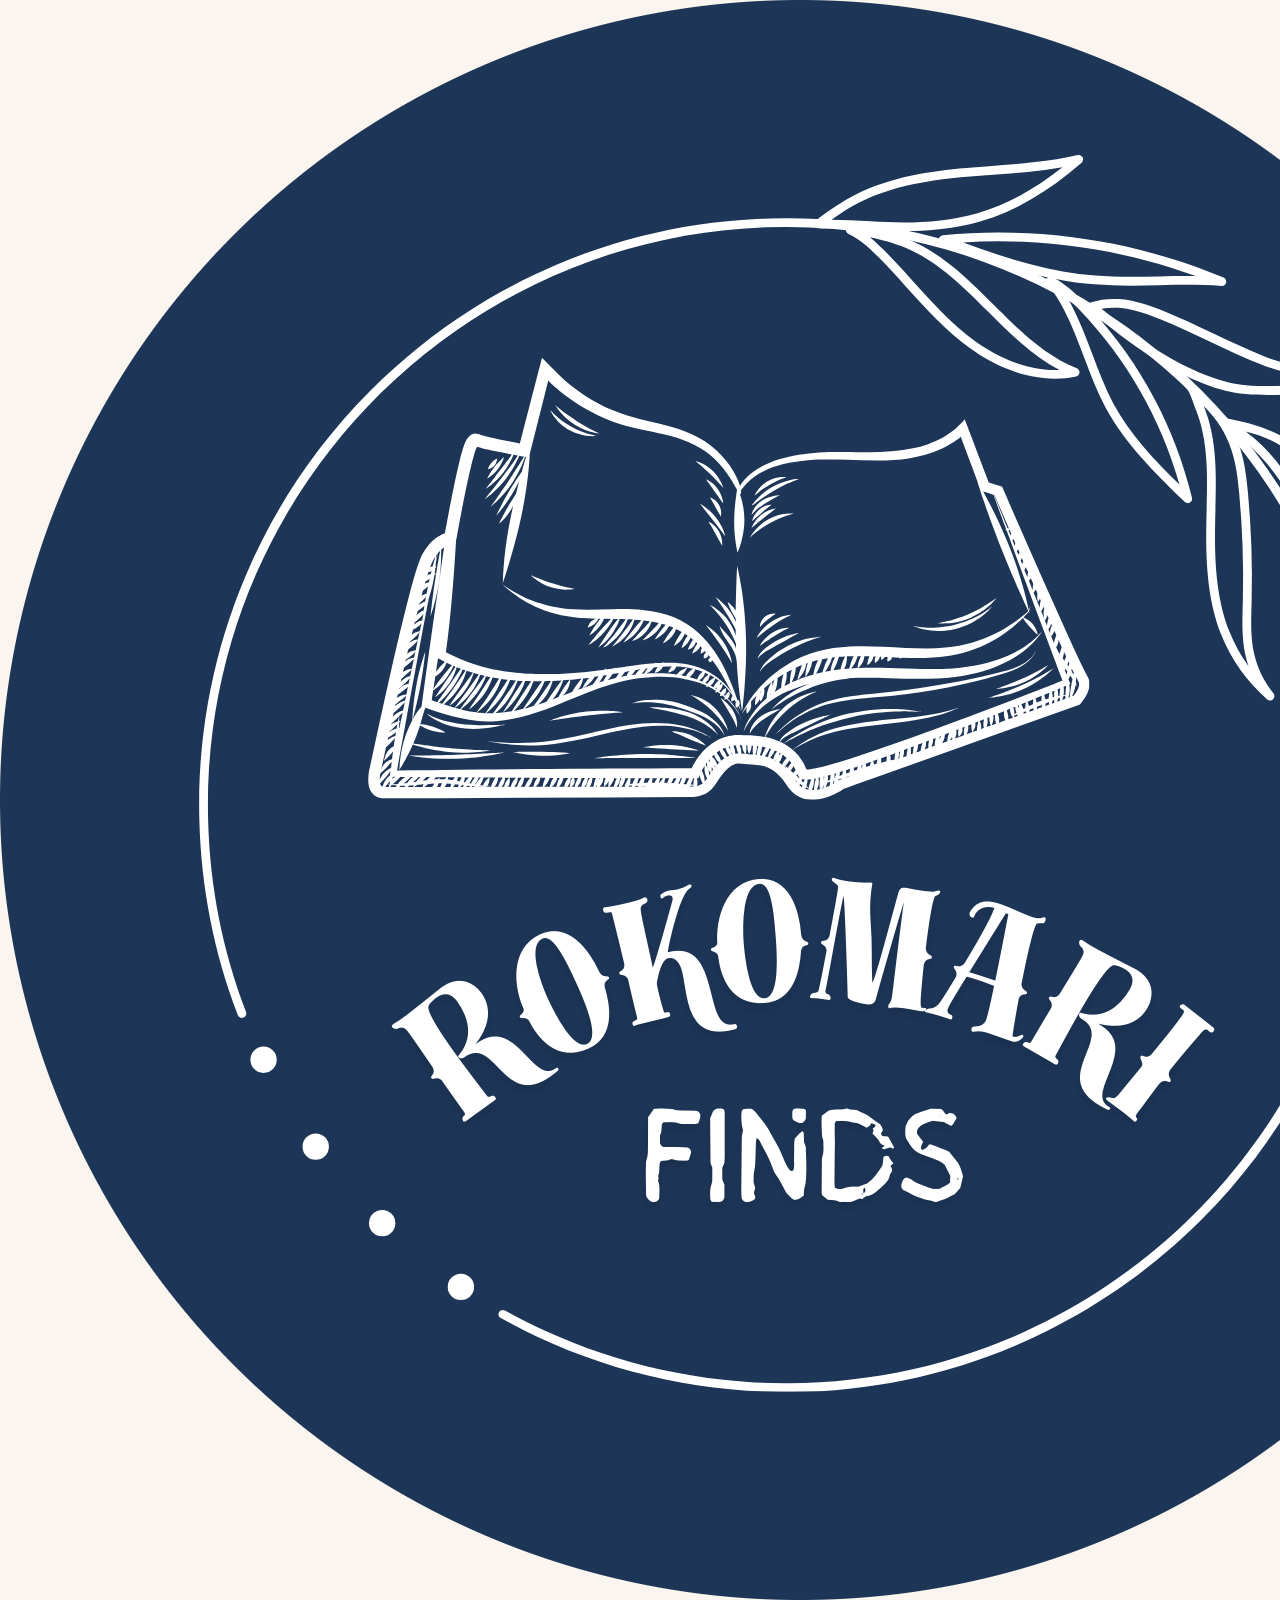
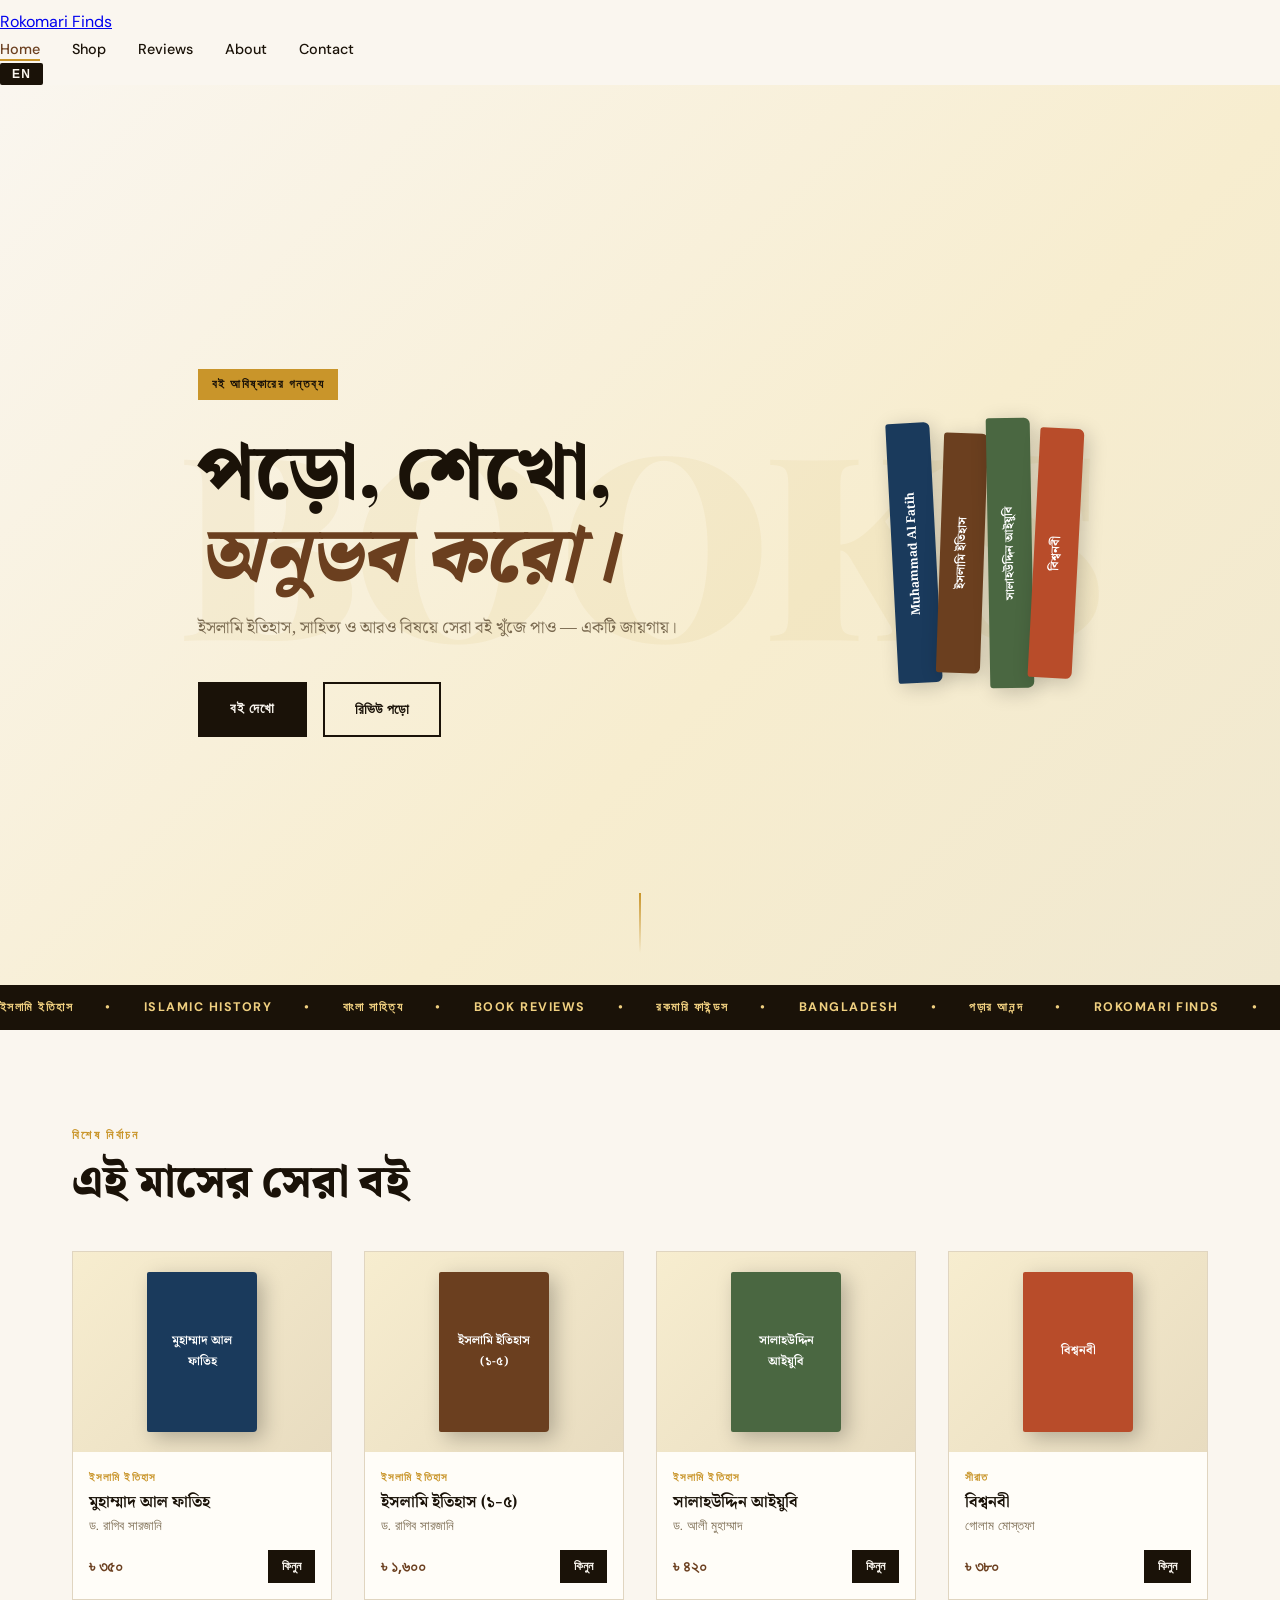
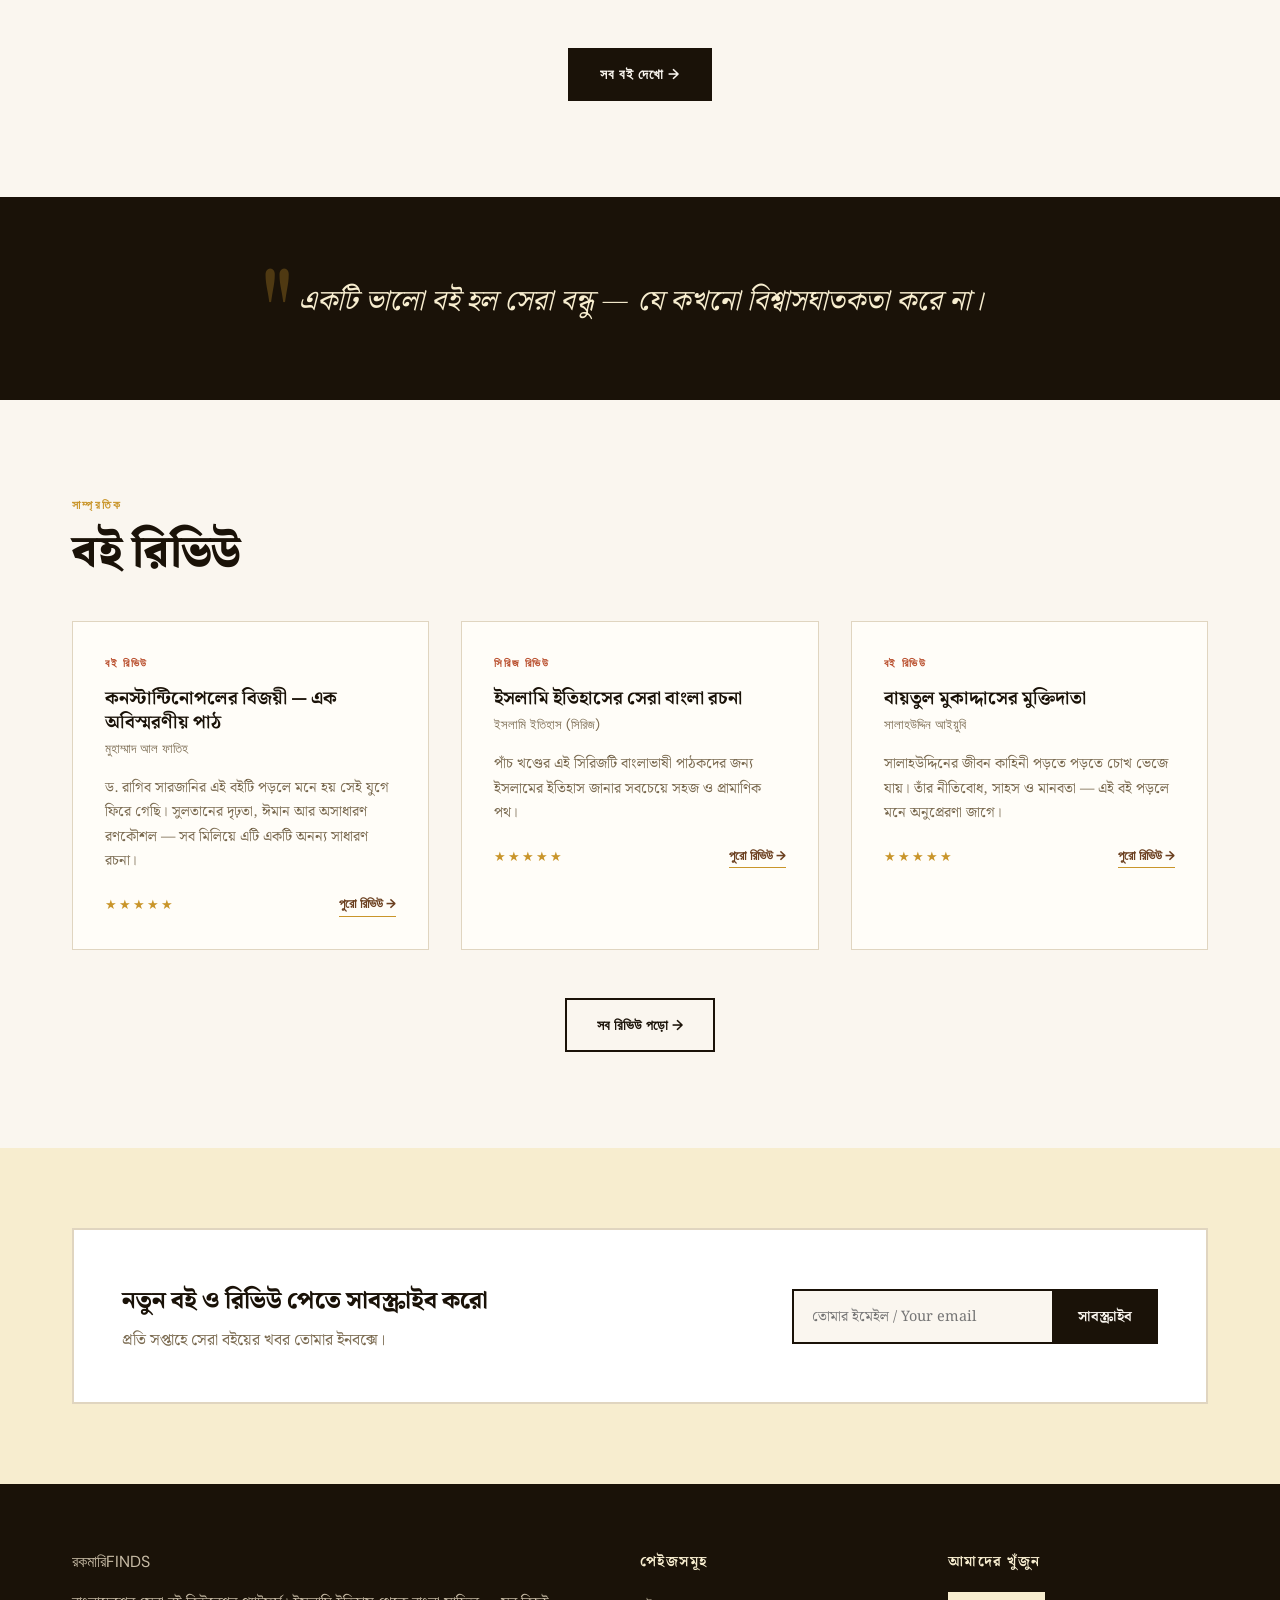
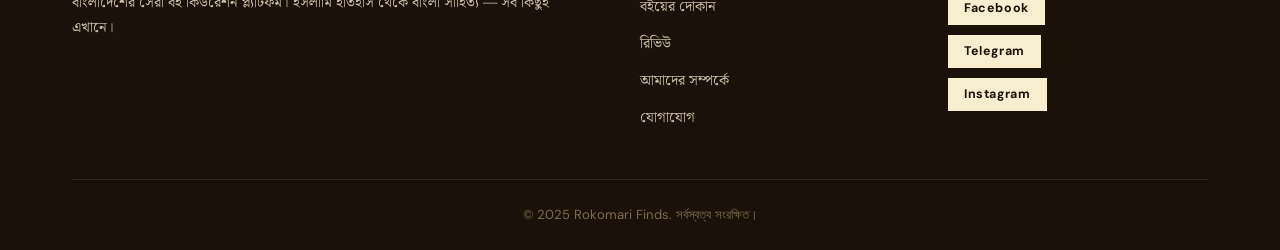
<file: index.html>
<!DOCTYPE html>
<html lang="bn">
<head>
  <meta charset="UTF-8" />
  <meta name="viewport" content="width=device-width, initial-scale=1.0"/>
  <title>Rokomari Finds — বইয়ের জগতে স্বাগতম</title>
  <link rel="preconnect" href="https://fonts.googleapis.com">
  <link href="https://fonts.googleapis.com/css2?family=Playfair+Display:ital,wght@0,400;0,700;0,900;1,400&family=Noto+Serif+Bengali:wght@400;600;700&family=DM+Sans:wght@300;400;500&display=swap" rel="stylesheet">
  <link rel="stylesheet" href="style.css">
</head>
<body>

<!-- NAV -->
<a href="index.html" class="brand-link">
    <img src="logo.png" alt="Rokomari Finds Logo" class="brand-logo">
    <span class="brand-name">Rokomari Finds</span>
</a>
    <ul class="nav-links" id="navLinks">
      <li><a href="index.html" class="active">Home</a></li>
      <li><a href="shop.html">Shop</a></li>
      <li><a href="blog.html">Reviews</a></li>
      <li><a href="about.html">About</a></li>
      <li><a href="contact.html">Contact</a></li>
    </ul>
    <div class="nav-right">
      <button class="lang-toggle" id="langToggle" onclick="toggleLang()">EN</button>
      <button class="hamburger" id="hamburger" onclick="toggleMenu()">&#9776;</button>
    </div>
  </div>
</nav>

<!-- HERO -->
<section class="hero">
  <div class="hero-bg-text">BOOKS</div>
  <div class="hero-content">
    <p class="hero-tag" data-bn="বই আবিষ্কারের গন্তব্য" data-en="Your Destination for Book Discovery">বই আবিষ্কারের গন্তব্য</p>
    <h1 class="hero-title">
      <span class="line1" data-bn="পড়ো, শেখো," data-en="Read, Learn,">পড়ো, শেখো,</span>
      <span class="line2 italic-serif" data-bn="অনুভব করো।" data-en="Feel Deeply.">অনুভব করো।</span>
    </h1>
    <p class="hero-sub" data-bn="ইসলামি ইতিহাস, সাহিত্য ও আরও বিষয়ে সেরা বই খুঁজে পাও — একটি জায়গায়।" data-en="Discover the finest books on Islamic history, literature and beyond — all in one place.">ইসলামি ইতিহাস, সাহিত্য ও আরও বিষয়ে সেরা বই খুঁজে পাও — একটি জায়গায়।</p>
    <div class="hero-cta">
      <a href="shop.html" class="btn-primary" data-bn="বই দেখো" data-en="Browse Books">বই দেখো</a>
      <a href="blog.html" class="btn-ghost" data-bn="রিভিউ পড়ো" data-en="Read Reviews">রিভিউ পড়ো</a>
    </div>
  </div>
  <div class="hero-visual">
    <div class="book-stack">
      <div class="book b1"><span>Muhammad Al Fatih</span></div>
      <div class="book b2"><span>ইসলামি ইতিহাস</span></div>
      <div class="book b3"><span>সালাহউদ্দিন আইয়ুবি</span></div>
      <div class="book b4"><span>বিশ্বনবী</span></div>
    </div>
  </div>
  <div class="hero-scroll">
    <span></span>
  </div>
</section>

<!-- MARQUEE -->
<div class="marquee-bar">
  <div class="marquee-track">
    <span>ইসলামি ইতিহাস</span><span>•</span>
    <span>Islamic History</span><span>•</span>
    <span>বাংলা সাহিত্য</span><span>•</span>
    <span>Book Reviews</span><span>•</span>
    <span>রকমারি ফাইন্ডস</span><span>•</span>
    <span>Bangladesh</span><span>•</span>
    <span>পড়ার আনন্দ</span><span>•</span>
    <span>Rokomari Finds</span><span>•</span>
    <span>ইসলামি ইতিহাস</span><span>•</span>
    <span>Islamic History</span><span>•</span>
    <span>বাংলা সাহিত্য</span><span>•</span>
    <span>Book Reviews</span><span>•</span>
    <span>রকমারি ফাইন্ডস</span><span>•</span>
    <span>Bangladesh</span><span>•</span>
    <span>পড়ার আনন্দ</span><span>•</span>
    <span>Rokomari Finds</span><span>•</span>
  </div>
</div>

<!-- FEATURED BOOKS -->
<section class="section featured" id="featured">
  <div class="container">
    <div class="section-head">
      <span class="section-label" data-bn="বিশেষ নির্বাচন" data-en="Featured Selection">বিশেষ নির্বাচন</span>
      <h2 data-bn="এই মাসের সেরা বই" data-en="Top Books This Month">এই মাসের সেরা বই</h2>
    </div>
    <div class="books-grid" id="booksGrid">
      <!-- Populated by JS -->
    </div>
    <div class="center-cta">
      <a href="shop.html" class="btn-primary" data-bn="সব বই দেখো →" data-en="See All Books →">সব বই দেখো →</a>
    </div>
  </div>
</section>

<!-- BANNER / QUOTE -->
<section class="quote-band">
  <div class="container">
    <blockquote>
      <span class="quote-mark">"</span>
      <p data-bn="একটি ভালো বই হল সেরা বন্ধু — যে কখনো বিশ্বাসঘাতকতা করে না।" data-en="A good book is the best companion — one that never betrays you.">একটি ভালো বই হল সেরা বন্ধু — যে কখনো বিশ্বাসঘাতকতা করে না।</p>
    </blockquote>
  </div>
</section>

<!-- LATEST REVIEWS -->
<section class="section reviews-section">
  <div class="container">
    <div class="section-head">
      <span class="section-label" data-bn="সাম্প্রতিক" data-en="Recent">সাম্প্রতিক</span>
      <h2 data-bn="বই রিভিউ" data-en="Book Reviews">বই রিভিউ</h2>
    </div>
    <div class="reviews-grid" id="reviewsGrid">
      <!-- Populated by JS -->
    </div>
    <div class="center-cta">
      <a href="blog.html" class="btn-ghost" data-bn="সব রিভিউ পড়ো →" data-en="All Reviews →">সব রিভিউ পড়ো →</a>
    </div>
  </div>
</section>

<!-- NEWSLETTER -->
<section class="newsletter-section">
  <div class="container">
    <div class="newsletter-card">
      <div class="nl-text">
        <h3 data-bn="নতুন বই ও রিভিউ পেতে সাবস্ক্রাইব করো" data-en="Subscribe for New Books & Reviews">নতুন বই ও রিভিউ পেতে সাবস্ক্রাইব করো</h3>
        <p data-bn="প্রতি সপ্তাহে সেরা বইয়ের খবর তোমার ইনবক্সে।" data-en="Get the best book picks in your inbox every week.">প্রতি সপ্তাহে সেরা বইয়ের খবর তোমার ইনবক্সে।</p>
      </div>
      <div class="nl-form">
        <input type="email" placeholder="তোমার ইমেইল / Your email" id="nlEmail">
        <button onclick="subscribeNL()" data-bn="সাবস্ক্রাইব" data-en="Subscribe">সাবস্ক্রাইব</button>
      </div>
    </div>
  </div>
</section>

<!-- FOOTER -->
<footer class="footer">
  <div class="container">
    <div class="footer-top">
      <div class="footer-brand">
        <div class="logo"><span class="logo-bn">রকমারি</span><span class="logo-en">FINDS</span></div>
        <p data-bn="বাংলাদেশের সেরা বই কিউরেশন প্ল্যাটফর্ম। ইসলামি ইতিহাস থেকে বাংলা সাহিত্য — সব কিছুই এখানে।" data-en="Bangladesh's finest book curation platform. From Islamic history to Bengali literature — it's all here.">বাংলাদেশের সেরা বই কিউরেশন প্ল্যাটফর্ম।</p>
      </div>
      <div class="footer-links">
        <h4 data-bn="পেইজসমূহ" data-en="Pages">পেইজসমূহ</h4>
        <ul>
          <li><a href="shop.html" data-bn="বইয়ের দোকান" data-en="Shop">বইয়ের দোকান</a></li>
          <li><a href="blog.html" data-bn="রিভিউ" data-en="Reviews">রিভিউ</a></li>
          <li><a href="about.html" data-bn="আমাদের সম্পর্কে" data-en="About Us">আমাদের সম্পর্কে</a></li>
          <li><a href="contact.html" data-bn="যোগাযোগ" data-en="Contact">যোগাযোগ</a></li>
        </ul>
      </div>
      <div class="footer-social">
        <h4 data-bn="আমাদের খুঁজুন" data-en="Find Us">আমাদের খুঁজুন</h4>
        <div class="social-links">
          <a href="#" class="social-btn">Facebook</a>
          <a href="#" class="social-btn">Telegram</a>
          <a href="#" class="social-btn">Instagram</a>
        </div>
      </div>
    </div>
    <div class="footer-bottom">
      <p>© 2025 Rokomari Finds. <span data-bn="সর্বস্বত্ব সংরক্ষিত।" data-en="All rights reserved.">সর্বস্বত্ব সংরক্ষিত।</span></p>
    </div>
  </div>
</footer>

<script src="data.js"></script>
<script src="main.js"></script>
</body>
</html>
</file>
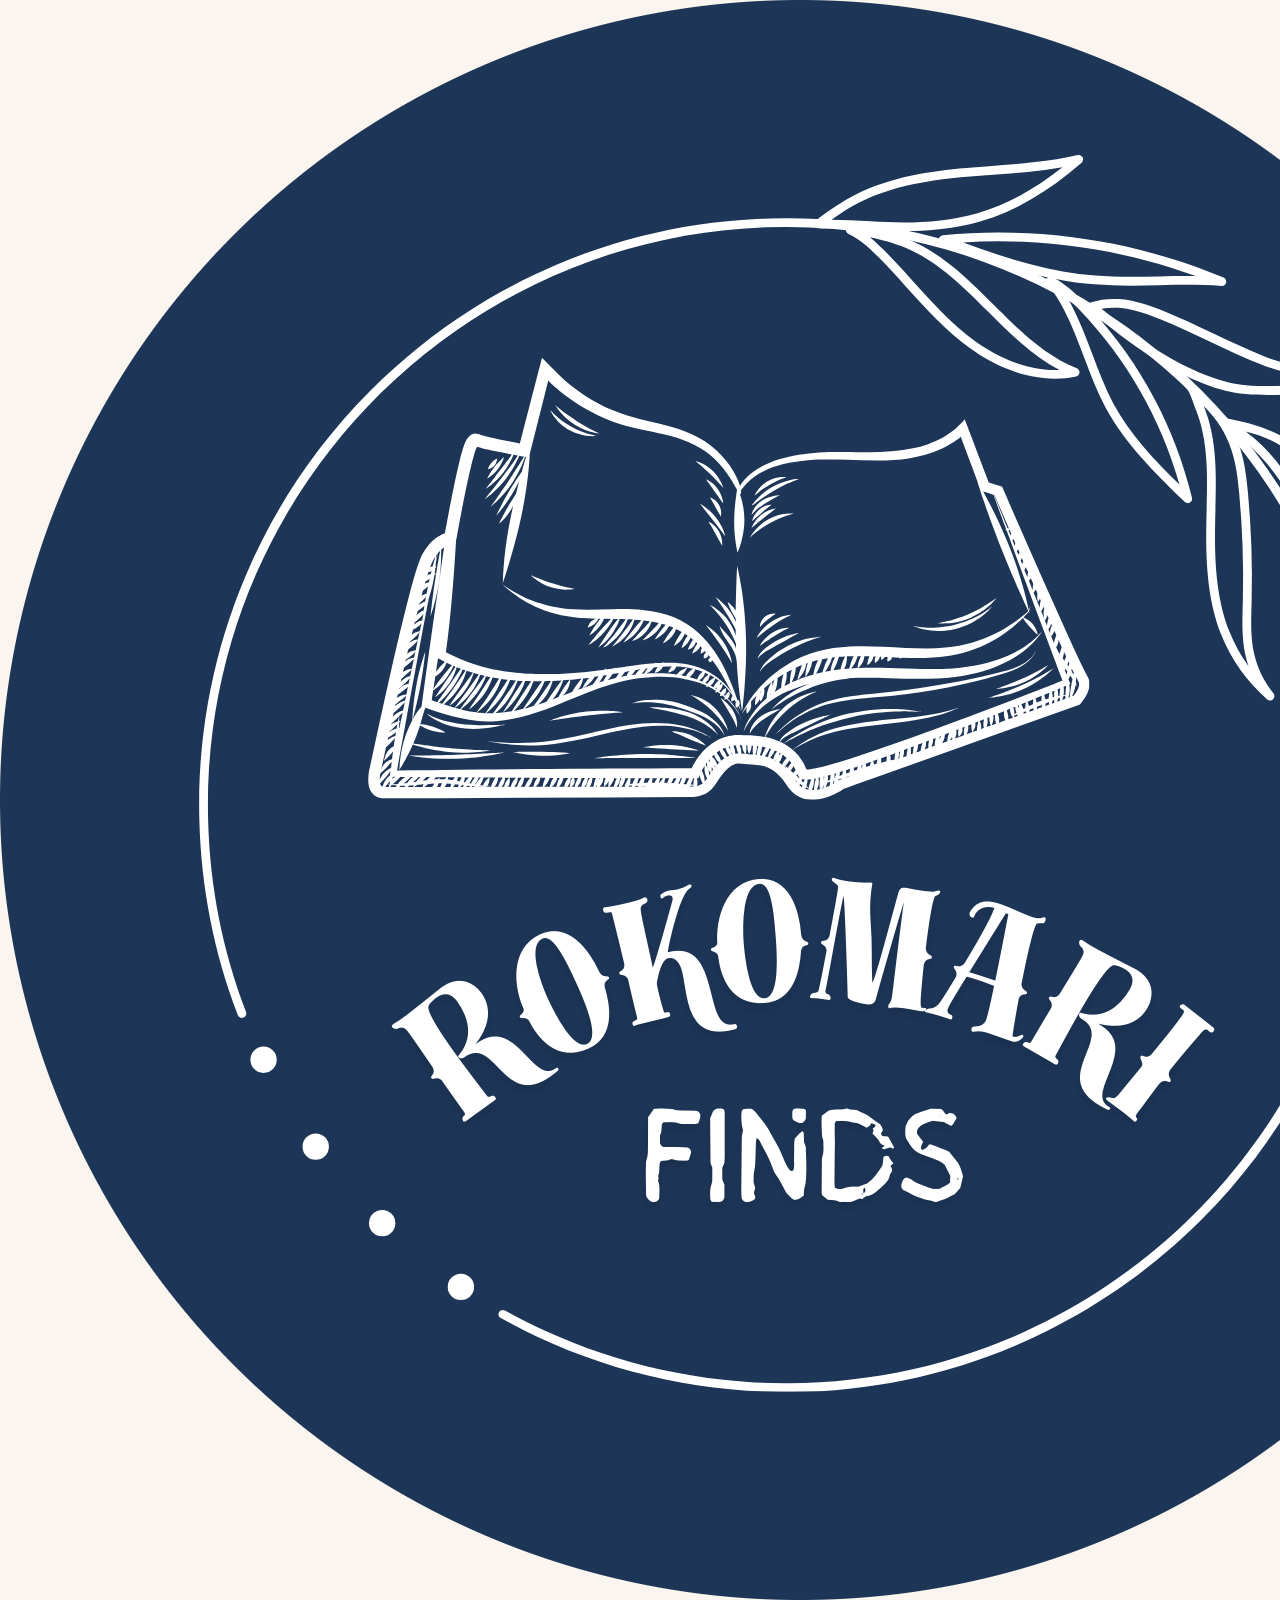
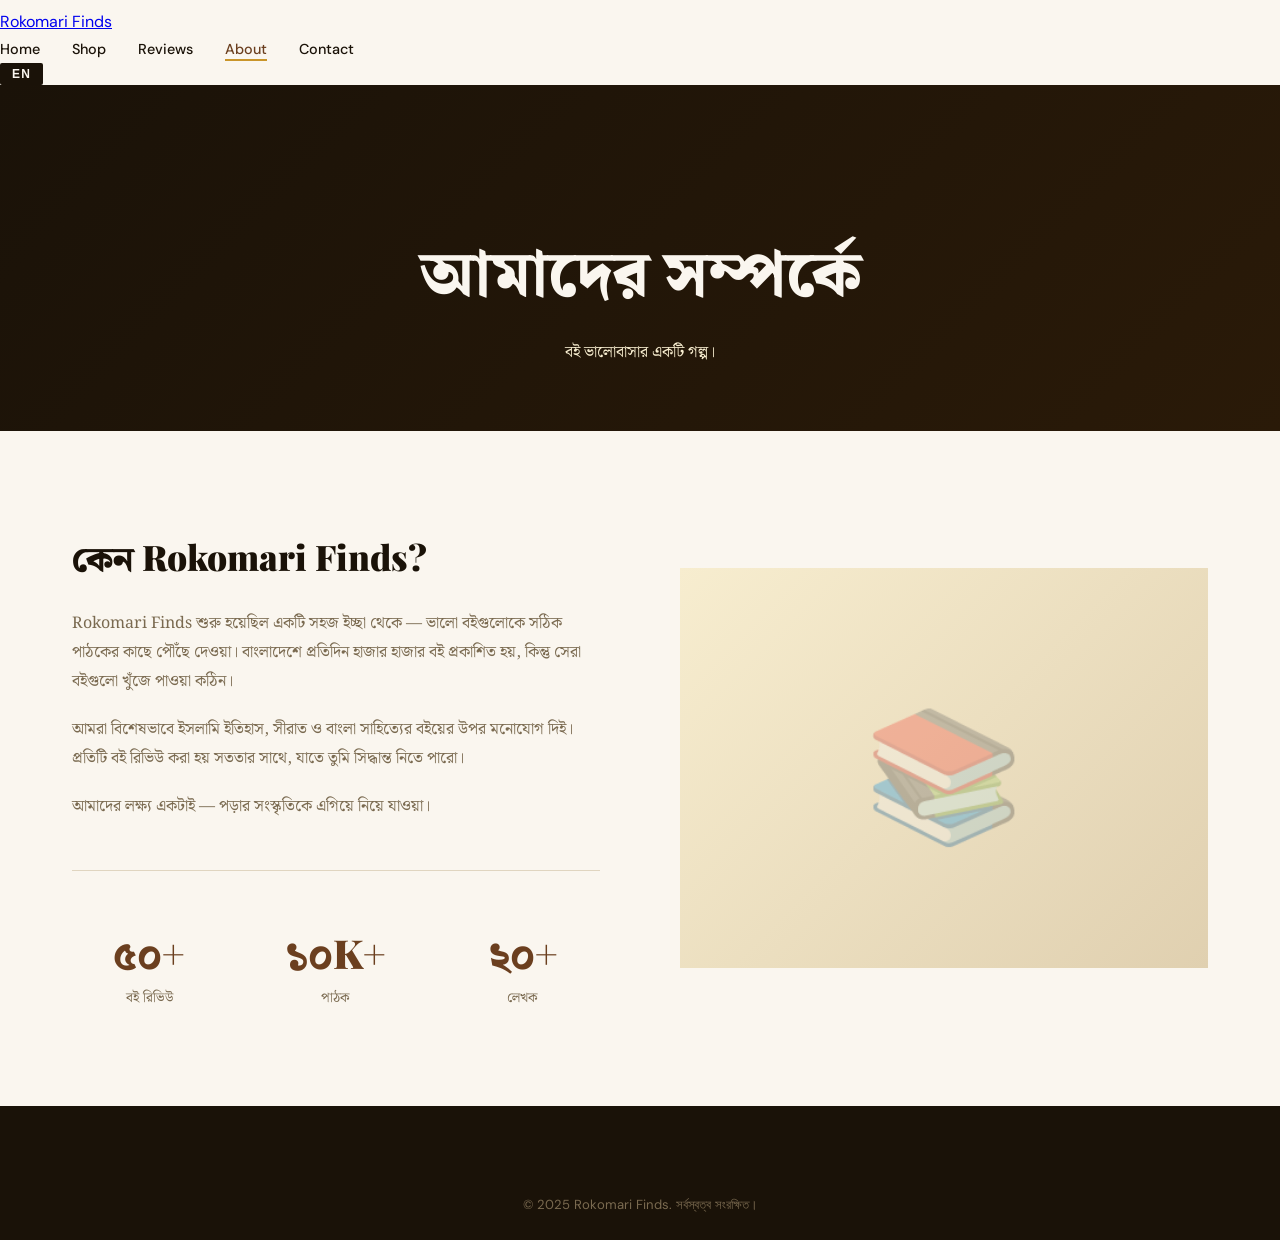
<file: about.html>
<!DOCTYPE html>
<html lang="bn">
<head>
  <meta charset="UTF-8"/>
  <meta name="viewport" content="width=device-width, initial-scale=1.0"/>
  <title>About — Rokomari Finds</title>
  <link rel="preconnect" href="https://fonts.googleapis.com">
  <link href="https://fonts.googleapis.com/css2?family=Playfair+Display:ital,wght@0,400;0,700;0,900;1,400&family=Noto+Serif+Bengali:wght@400;600;700&family=DM+Sans:wght@300;400;500&display=swap" rel="stylesheet">
  <link rel="stylesheet" href="style.css">
</head>
<body>

<a href="index.html" class="brand-link">
    <img src="logo.png" alt="Rokomari Finds Logo" class="brand-logo">
    <span class="brand-name">Rokomari Finds</span>
</a>
    <ul class="nav-links" id="navLinks">
      <li><a href="index.html">Home</a></li>
      <li><a href="shop.html">Shop</a></li>
      <li><a href="blog.html">Reviews</a></li>
      <li><a href="about.html" class="active">About</a></li>
      <li><a href="contact.html">Contact</a></li>
    </ul>
    <div class="nav-right">
      <button class="lang-toggle" id="langToggle" onclick="toggleLang()">EN</button>
      <button class="hamburger" id="hamburger" onclick="toggleMenu()">&#9776;</button>
    </div>
  </div>
</nav>

<section class="page-hero">
  <div class="container">
    <h1 data-bn="আমাদের সম্পর্কে" data-en="About Us">আমাদের সম্পর্কে</h1>
    <p data-bn="বই ভালোবাসার একটি গল্প।" data-en="A story born from love of books.">বই ভালোবাসার একটি গল্প।</p>
  </div>
</section>

<section class="section">
  <div class="container">
    <div class="about-grid">
      <div class="about-text">
        <h2 data-bn="কেন Rokomari Finds?" data-en="Why Rokomari Finds?">কেন Rokomari Finds?</h2>
        <p data-bn="Rokomari Finds শুরু হয়েছিল একটি সহজ ইচ্ছা থেকে — ভালো বইগুলোকে সঠিক পাঠকের কাছে পৌঁছে দেওয়া। বাংলাদেশে প্রতিদিন হাজার হাজার বই প্রকাশিত হয়, কিন্তু সেরা বইগুলো খুঁজে পাওয়া কঠিন।" data-en="Rokomari Finds started from a simple desire — to connect great books with the right readers. Thousands of books are published in Bangladesh every day, but finding the best ones is hard.">Rokomari Finds শুরু হয়েছিল একটি সহজ ইচ্ছা থেকে — ভালো বইগুলোকে সঠিক পাঠকের কাছে পৌঁছে দেওয়া।</p>
        <p data-bn="আমরা বিশেষভাবে ইসলামি ইতিহাস, সীরাত ও বাংলা সাহিত্যের বইয়ের উপর মনোযোগ দিই। প্রতিটি বই রিভিউ করা হয় সততার সাথে, যাতে তুমি সিদ্ধান্ত নিতে পারো।" data-en="We focus especially on Islamic history, Seerah, and Bengali literature. Every book is reviewed honestly so you can make an informed choice.">আমরা বিশেষভাবে ইসলামি ইতিহাস, সীরাত ও বাংলা সাহিত্যের বইয়ের উপর মনোযোগ দিই।</p>
        <p data-bn="আমাদের লক্ষ্য একটাই — পড়ার সংস্কৃতিকে এগিয়ে নিয়ে যাওয়া।" data-en="Our goal is simple — to advance the culture of reading.">আমাদের লক্ষ্য একটাই — পড়ার সংস্কৃতিকে এগিয়ে নিয়ে যাওয়া।</p>
        <div class="stats-row">
          <div class="stat-item">
            <div class="stat-num">৫০+</div>
            <div class="stat-label" data-bn="বই রিভিউ" data-en="Book Reviews">বই রিভিউ</div>
          </div>
          <div class="stat-item">
            <div class="stat-num">১০K+</div>
            <div class="stat-label" data-bn="পাঠক" data-en="Readers">পাঠক</div>
          </div>
          <div class="stat-item">
            <div class="stat-num">২০+</div>
            <div class="stat-label" data-bn="লেখক" data-en="Authors">লেখক</div>
          </div>
        </div>
      </div>
      <div class="about-visual">📚</div>
    </div>
  </div>
</section>

<footer class="footer">
  <div class="container">
    <div class="footer-bottom">
      <p>© 2025 Rokomari Finds. <span data-bn="সর্বস্বত্ব সংরক্ষিত।" data-en="All rights reserved.">সর্বস্বত্ব সংরক্ষিত।</span></p>
    </div>
  </div>
</footer>

<script src="data.js"></script>
<script src="main.js"></script>
</body>
</html>
</file>
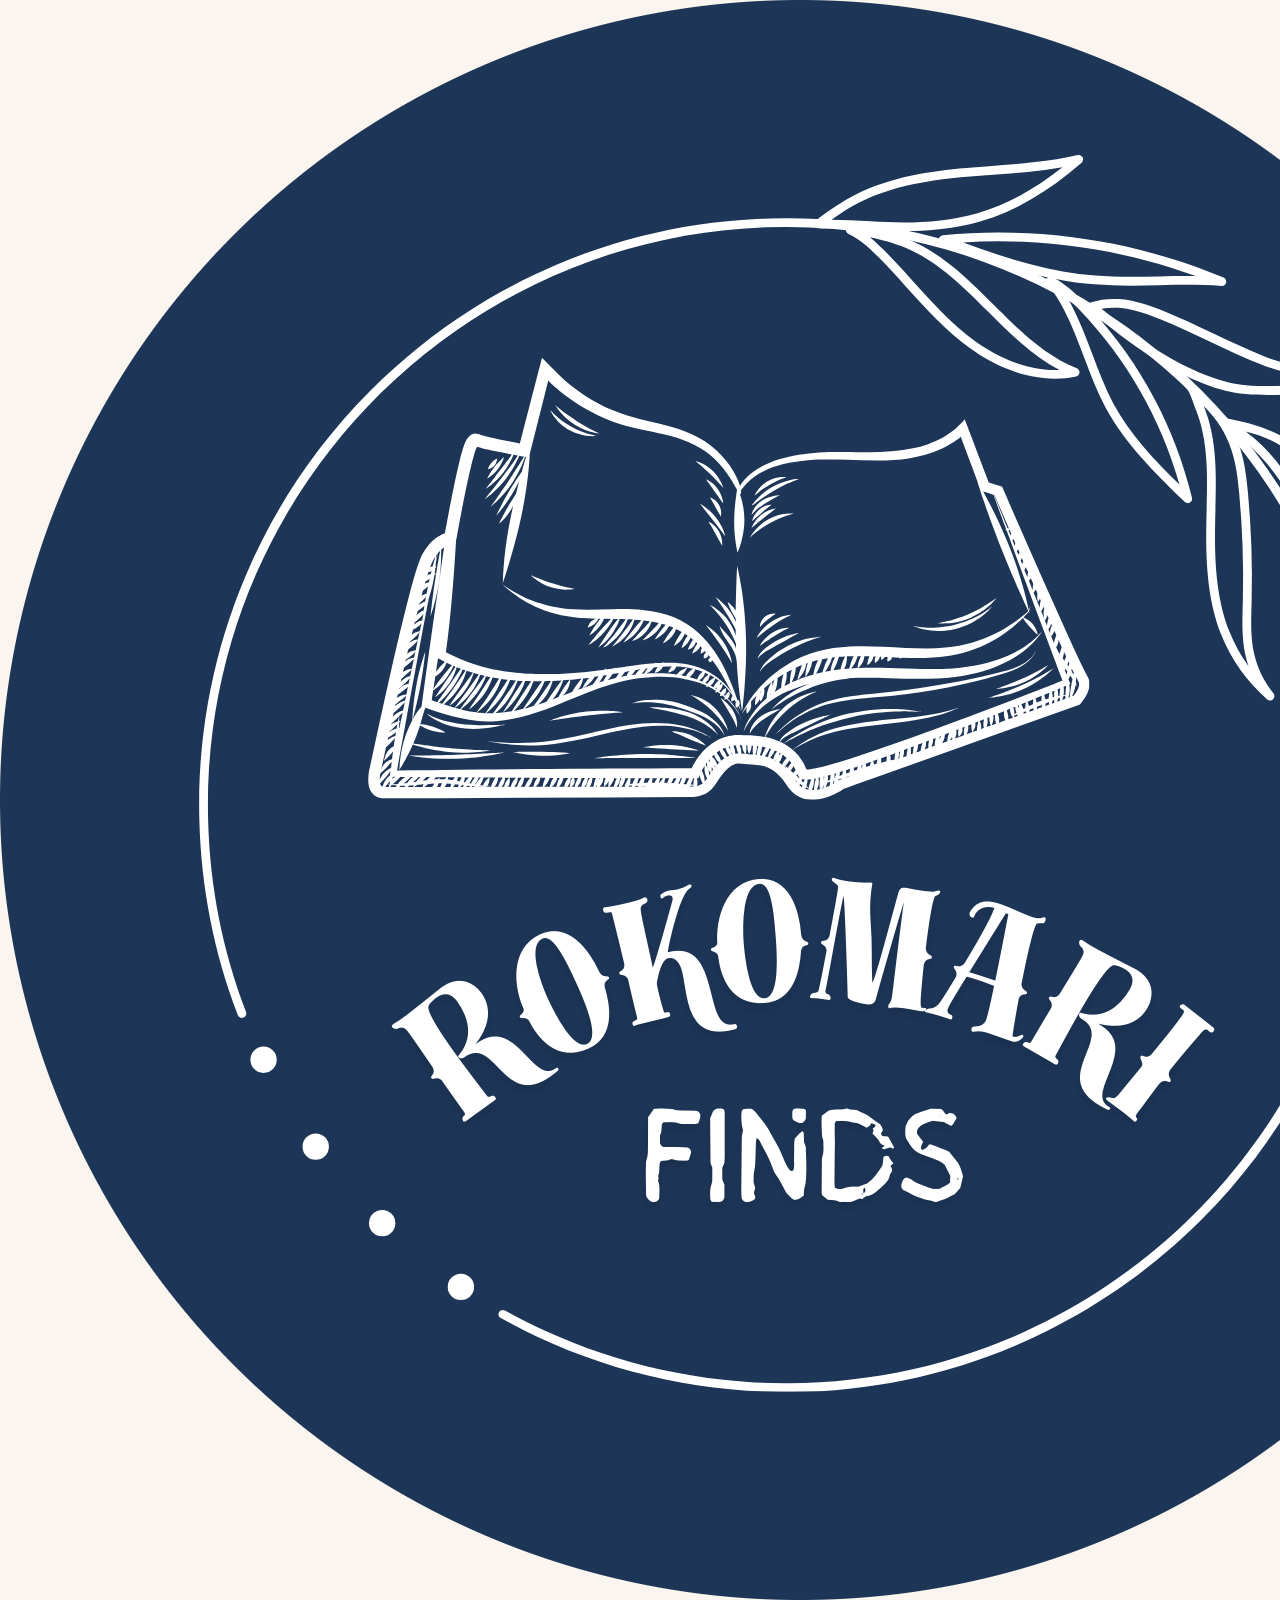
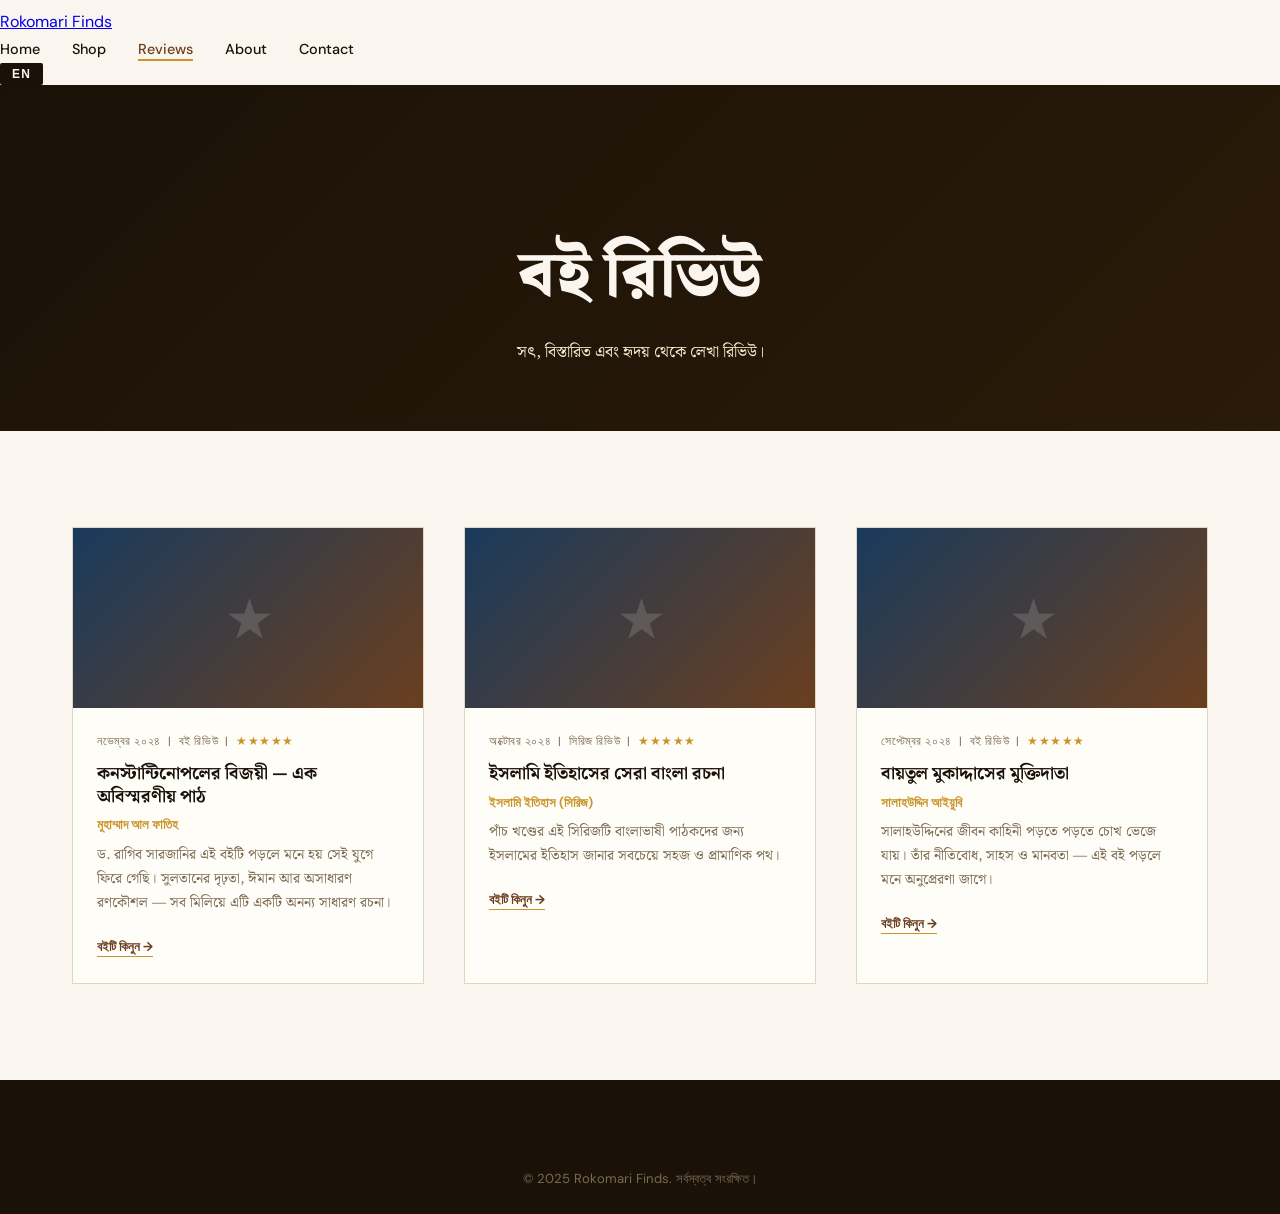
<file: blog.html>
<!DOCTYPE html>
<html lang="bn">
<head>
  <meta charset="UTF-8"/>
  <meta name="viewport" content="width=device-width, initial-scale=1.0"/>
  <title>Reviews — Rokomari Finds</title>
  <link rel="preconnect" href="https://fonts.googleapis.com">
  <link href="https://fonts.googleapis.com/css2?family=Playfair+Display:ital,wght@0,400;0,700;0,900;1,400&family=Noto+Serif+Bengali:wght@400;600;700&family=DM+Sans:wght@300;400;500&display=swap" rel="stylesheet">
  <link rel="stylesheet" href="style.css">
</head>
<body>

<a href="index.html" class="brand-link">
    <img src="logo.png" alt="Rokomari Finds Logo" class="brand-logo">
    <span class="brand-name">Rokomari Finds</span>
</a>
    <ul class="nav-links" id="navLinks">
      <li><a href="index.html">Home</a></li>
      <li><a href="shop.html">Shop</a></li>
      <li><a href="blog.html" class="active">Reviews</a></li>
      <li><a href="about.html">About</a></li>
      <li><a href="contact.html">Contact</a></li>
    </ul>
    <div class="nav-right">
      <button class="lang-toggle" id="langToggle" onclick="toggleLang()">EN</button>
      <button class="hamburger" id="hamburger" onclick="toggleMenu()">&#9776;</button>
    </div>
  </div>
</nav>

<section class="page-hero">
  <div class="container">
    <h1 data-bn="বই রিভিউ" data-en="Book Reviews">বই রিভিউ</h1>
    <p data-bn="সৎ, বিস্তারিত এবং হৃদয় থেকে লেখা রিভিউ।" data-en="Honest, detailed, and heartfelt book reviews.">সৎ, বিস্তারিত এবং হৃদয় থেকে লেখা রিভিউ।</p>
  </div>
</section>

<section class="section">
  <div class="container">
    <div class="blog-grid" id="blogGrid">
      <!-- Rendered by JS -->
    </div>
  </div>
</section>

<footer class="footer">
  <div class="container">
    <div class="footer-bottom">
      <p>© 2025 Rokomari Finds. <span data-bn="সর্বস্বত্ব সংরক্ষিত।" data-en="All rights reserved.">সর্বস্বত্ব সংরক্ষিত।</span></p>
    </div>
  </div>
</footer>

<script src="data.js"></script>
<script src="main.js"></script>
<script>
function renderBlog() {
  const grid = document.getElementById('blogGrid');
  if (!grid) return;
  const lang = currentLang;
  grid.innerHTML = REVIEWS.map(r => {
    const stars = '★'.repeat(r.stars) + '☆'.repeat(5 - r.stars);
    return `
      <div class="blog-card">
        <div class="blog-card-img">
          <span>${r.stars === 5 ? '★' : '☆'}</span>
        </div>
        <div class="blog-card-body">
          <div class="blog-meta">${r.date} &nbsp;|&nbsp; ${lang === 'bn' ? r.tag_bn : r.tag_en} &nbsp;|&nbsp; <span style="color:var(--gold)">${stars}</span></div>
          <div class="blog-card-title">${lang === 'bn' ? r.title_bn : r.title_en}</div>
          <div style="font-size:0.8rem;color:var(--gold);font-weight:700;margin-bottom:0.5rem">${lang === 'bn' ? r.book_bn : r.book_en}</div>
          <div class="blog-card-excerpt">${lang === 'bn' ? r.excerpt_bn : r.excerpt_en}</div>
          <a href="shop.html" class="read-more">${lang === 'bn' ? 'বইটি কিনুন →' : 'Buy the Book →'}</a>
        </div>
      </div>
    `;
  }).join('');
}

document.addEventListener('DOMContentLoaded', () => {
  renderBlog();
  applyLang();
});
</script>
</body>
</html>
</file>
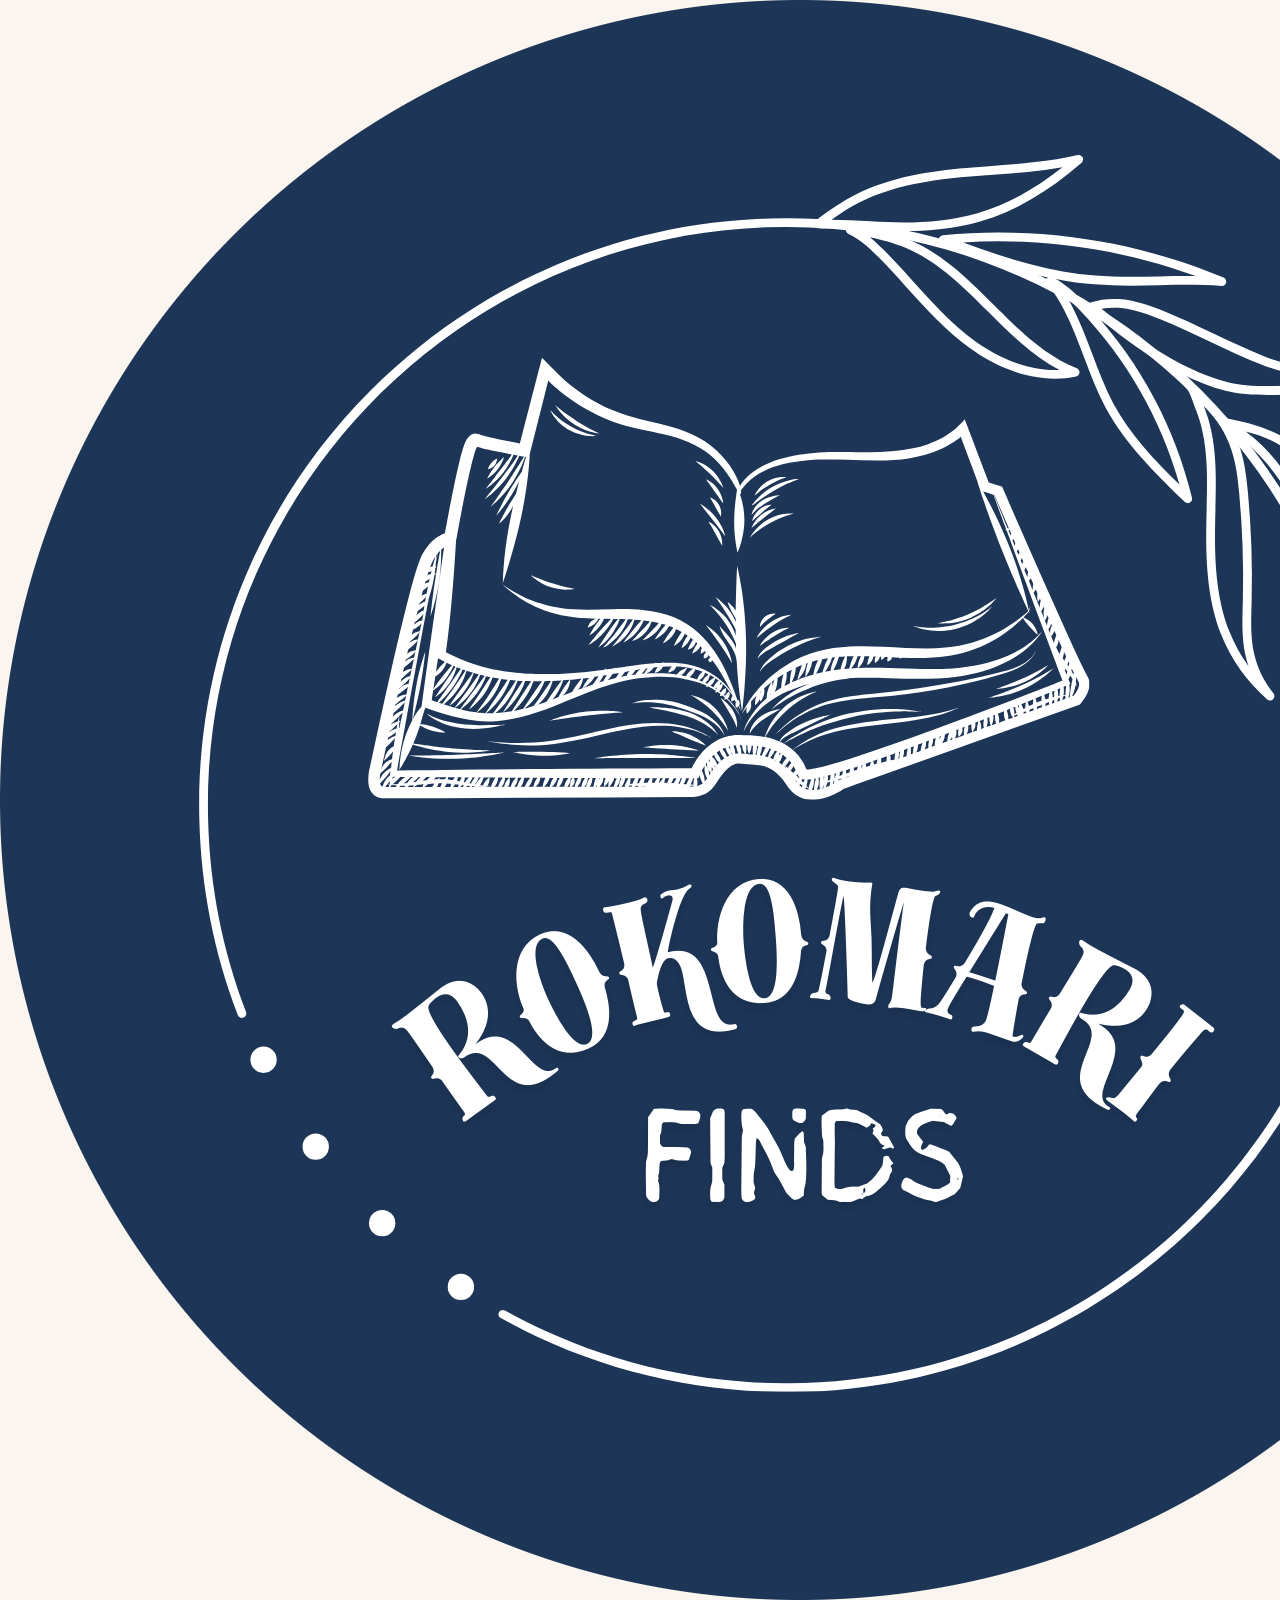
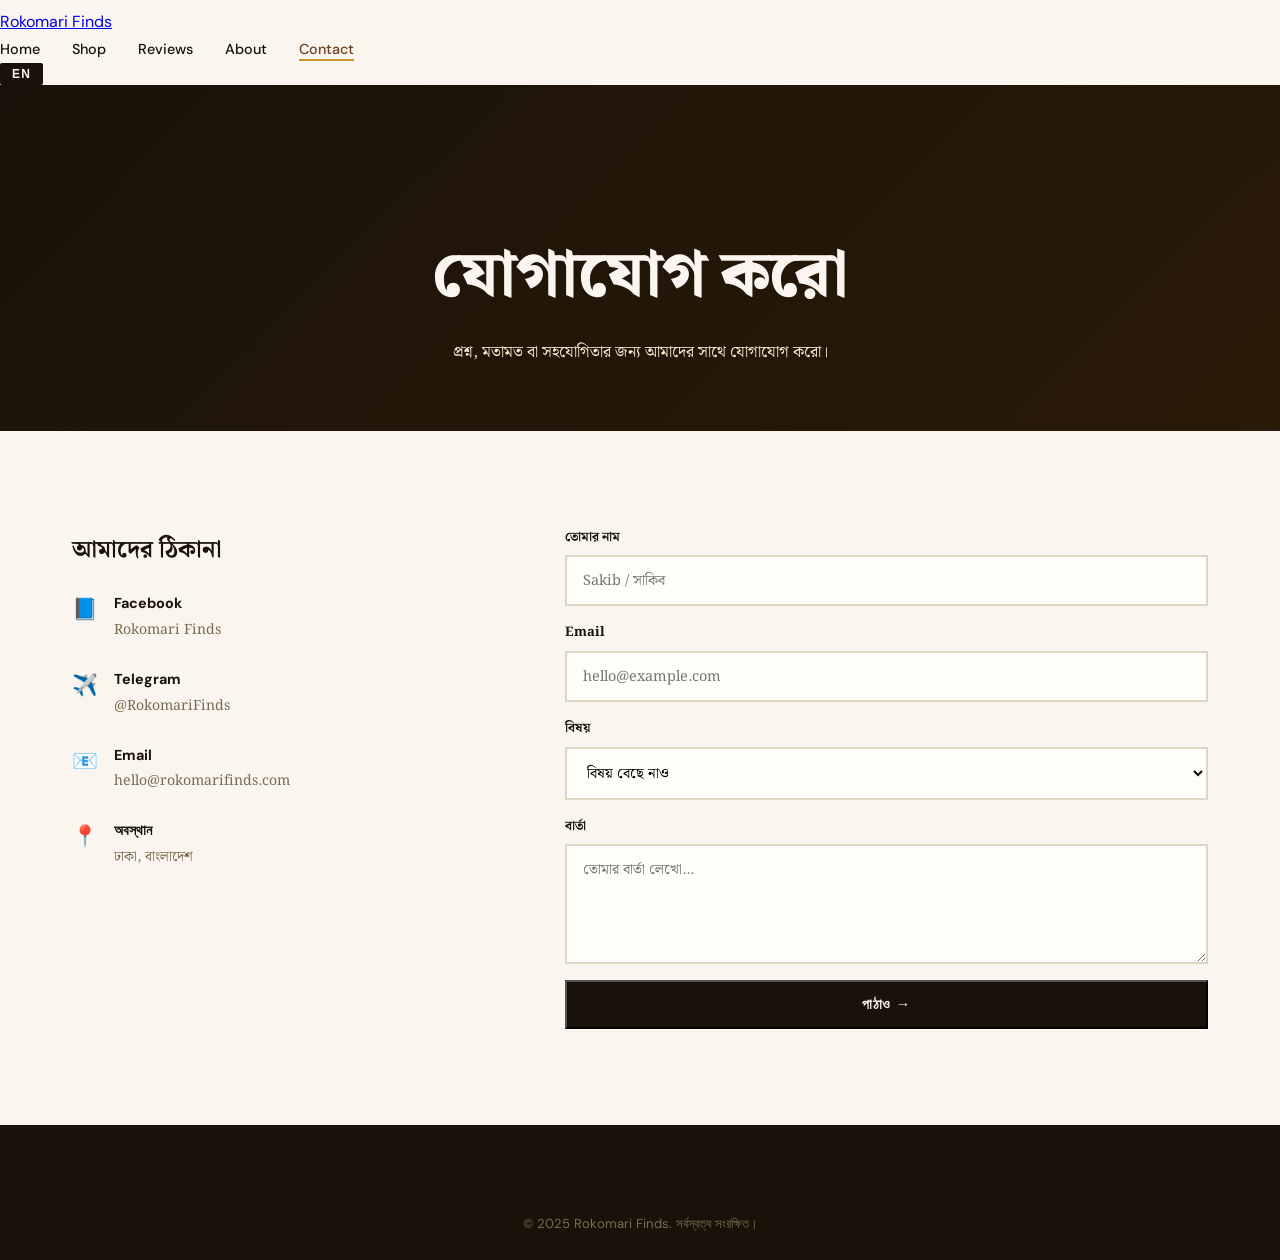
<file: contact.html>
<!DOCTYPE html>
<html lang="bn">
<head>
  <meta charset="UTF-8"/>
  <meta name="viewport" content="width=device-width, initial-scale=1.0"/>
  <title>Contact — Rokomari Finds</title>
  <link rel="preconnect" href="https://fonts.googleapis.com">
  <link href="https://fonts.googleapis.com/css2?family=Playfair+Display:ital,wght@0,400;0,700;0,900;1,400&family=Noto+Serif+Bengali:wght@400;600;700&family=DM+Sans:wght@300;400;500&display=swap" rel="stylesheet">
  <link rel="stylesheet" href="style.css">
</head>
<body>

<a href="index.html" class="brand-link">
    <img src="logo.png" alt="Rokomari Finds Logo" class="brand-logo">
    <span class="brand-name">Rokomari Finds</span>
</a>
    <ul class="nav-links" id="navLinks">
      <li><a href="index.html">Home</a></li>
      <li><a href="shop.html">Shop</a></li>
      <li><a href="blog.html">Reviews</a></li>
      <li><a href="about.html">About</a></li>
      <li><a href="contact.html" class="active">Contact</a></li>
    </ul>
    <div class="nav-right">
      <button class="lang-toggle" id="langToggle" onclick="toggleLang()">EN</button>
      <button class="hamburger" id="hamburger" onclick="toggleMenu()">&#9776;</button>
    </div>
  </div>
</nav>

<section class="page-hero">
  <div class="container">
    <h1 data-bn="যোগাযোগ করো" data-en="Get in Touch">যোগাযোগ করো</h1>
    <p data-bn="প্রশ্ন, মতামত বা সহযোগিতার জন্য আমাদের সাথে যোগাযোগ করো।" data-en="Questions, feedback, or collaborations — reach out to us.">প্রশ্ন, মতামত বা সহযোগিতার জন্য আমাদের সাথে যোগাযোগ করো।</p>
  </div>
</section>

<section class="section">
  <div class="container">
    <div class="contact-grid">
      <div class="contact-info">
        <h3 data-bn="আমাদের ঠিকানা" data-en="Find Us">আমাদের ঠিকানা</h3>
        <div class="contact-item">
          <div class="contact-icon">📘</div>
          <div class="contact-details">
            <h4>Facebook</h4>
            <p>Rokomari Finds</p>
          </div>
        </div>
        <div class="contact-item">
          <div class="contact-icon">✈️</div>
          <div class="contact-details">
            <h4>Telegram</h4>
            <p>@RokomariFinds</p>
          </div>
        </div>
        <div class="contact-item">
          <div class="contact-icon">📧</div>
          <div class="contact-details">
            <h4>Email</h4>
            <p>hello@rokomarifinds.com</p>
          </div>
        </div>
        <div class="contact-item">
          <div class="contact-icon">📍</div>
          <div class="contact-details">
            <h4 data-bn="অবস্থান" data-en="Location">অবস্থান</h4>
            <p data-bn="ঢাকা, বাংলাদেশ" data-en="Dhaka, Bangladesh">ঢাকা, বাংলাদেশ</p>
          </div>
        </div>
      </div>

      <div class="contact-form" id="contactForm">
        <div class="form-group">
          <label data-bn="তোমার নাম" data-en="Your Name">তোমার নাম</label>
          <input type="text" id="cName" placeholder="Sakib / সাকিব">
        </div>
        <div class="form-group">
          <label>Email</label>
          <input type="email" id="cEmail" placeholder="hello@example.com">
        </div>
        <div class="form-group">
          <label data-bn="বিষয়" data-en="Subject">বিষয়</label>
          <select id="cSubject">
            <option value="" data-bn="বিষয় বেছে নাও" data-en="Select a subject">বিষয় বেছে নাও</option>
            <option data-bn="বই সাজেশন" data-en="Book Suggestion">বই সাজেশন</option>
            <option data-bn="রিভিউ রিকোয়েস্ট" data-en="Review Request">রিভিউ রিকোয়েস্ট</option>
            <option data-bn="সহযোগিতা" data-en="Collaboration">সহযোগিতা</option>
            <option data-bn="অন্যান্য" data-en="Other">অন্যান্য</option>
          </select>
        </div>
        <div class="form-group">
          <label data-bn="বার্তা" data-en="Message">বার্তা</label>
          <textarea id="cMessage" placeholder="তোমার বার্তা লেখো..."></textarea>
        </div>
        <button class="btn-primary" onclick="submitContact()" data-bn="পাঠাও →" data-en="Send →">পাঠাও →</button>
      </div>
    </div>
  </div>
</section>

<footer class="footer">
  <div class="container">
    <div class="footer-bottom">
      <p>© 2025 Rokomari Finds. <span data-bn="সর্বস্বত্ব সংরক্ষিত।" data-en="All rights reserved.">সর্বস্বত্ব সংরক্ষিত।</span></p>
    </div>
  </div>
</footer>

<script src="data.js"></script>
<script src="main.js"></script>
<script>
function submitContact() {
  const name = document.getElementById('cName').value;
  const email = document.getElementById('cEmail').value;
  const message = document.getElementById('cMessage').value;
  if (!name || !email || !message) {
    showToast(currentLang === 'bn' ? 'সব ঘর পূরণ করো!' : 'Please fill all fields!');
    return;
  }
  showToast(currentLang === 'bn' ? 'বার্তা পাঠানো হয়েছে! ধন্যবাদ 🎉' : 'Message sent! Thank you 🎉');
  document.getElementById('cName').value = '';
  document.getElementById('cEmail').value = '';
  document.getElementById('cMessage').value = '';
}
</script>
</body>
</html>
</file>
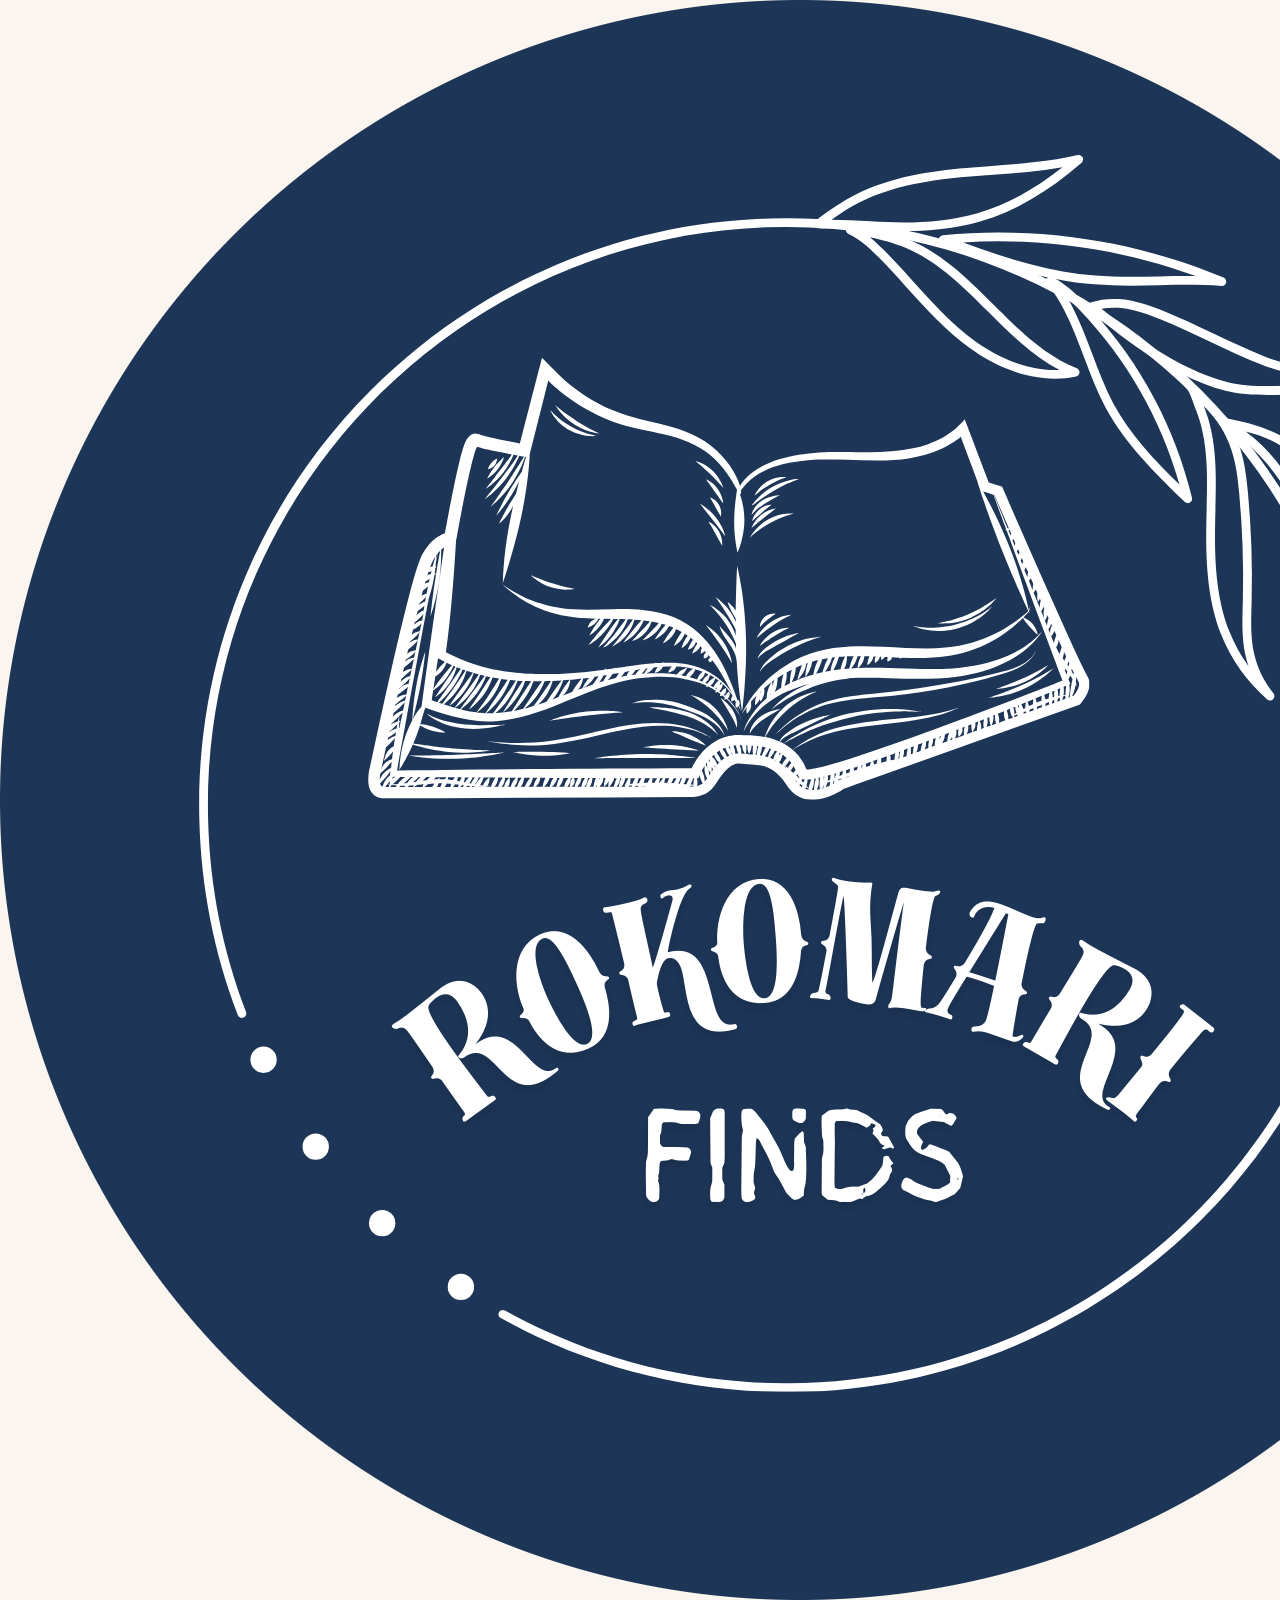
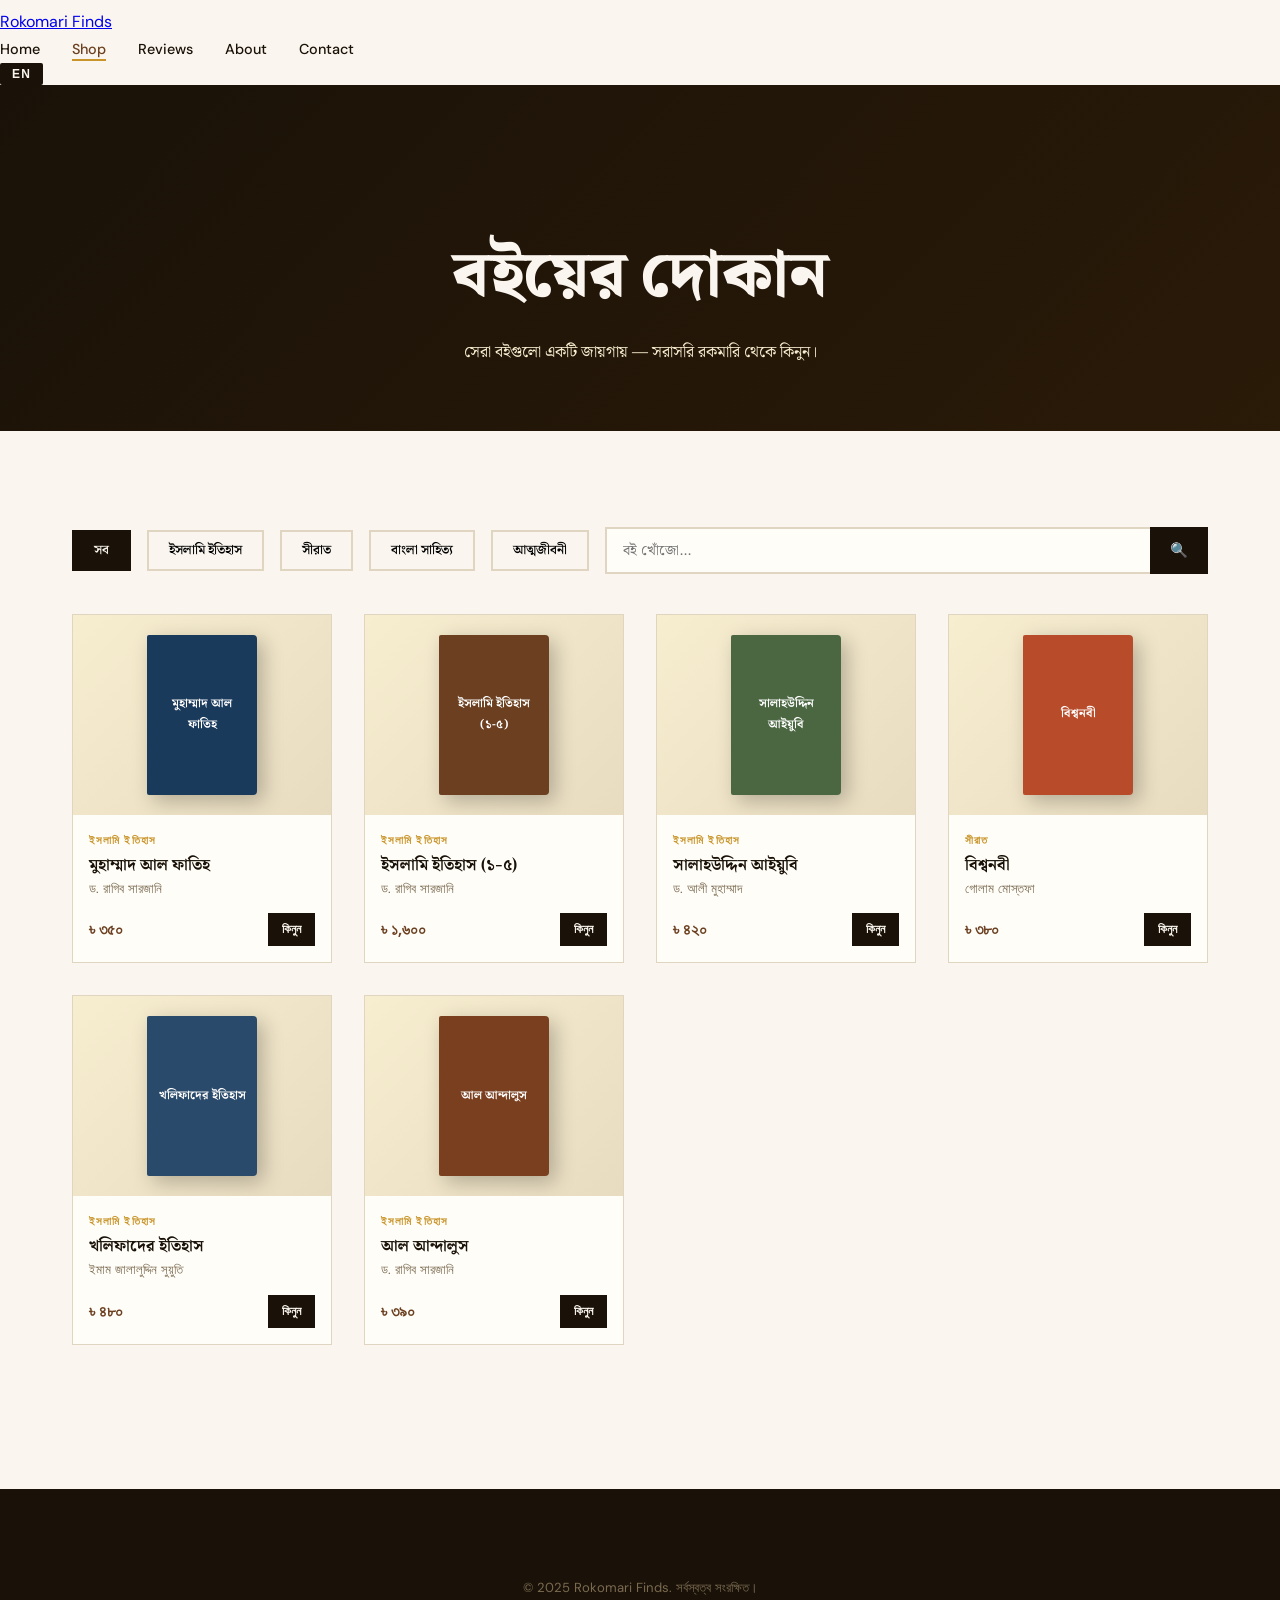
<file: shop.html>
<!DOCTYPE html>
<html lang="bn">
<head>
  <meta charset="UTF-8"/>
  <meta name="viewport" content="width=device-width, initial-scale=1.0"/>
  <title>Shop — Rokomari Finds</title>
  <link rel="preconnect" href="https://fonts.googleapis.com">
  <link href="https://fonts.googleapis.com/css2?family=Playfair+Display:ital,wght@0,400;0,700;0,900;1,400&family=Noto+Serif+Bengali:wght@400;600;700&family=DM+Sans:wght@300;400;500&display=swap" rel="stylesheet">
  <link rel="stylesheet" href="style.css">
</head>
<body>

<a href="index.html" class="brand-link">
    <img src="logo.png" alt="Rokomari Finds Logo" class="brand-logo">
    <span class="brand-name">Rokomari Finds</span>
</a>
    <ul class="nav-links" id="navLinks">
      <li><a href="index.html">Home</a></li>
      <li><a href="shop.html" class="active">Shop</a></li>
      <li><a href="blog.html">Reviews</a></li>
      <li><a href="about.html">About</a></li>
      <li><a href="contact.html">Contact</a></li>
    </ul>
    <div class="nav-right">
      <button class="lang-toggle" id="langToggle" onclick="toggleLang()">EN</button>
      <button class="hamburger" id="hamburger" onclick="toggleMenu()">&#9776;</button>
    </div>
  </div>
</nav>

<section class="page-hero">
  <div class="container">
    <h1 data-bn="বইয়ের দোকান" data-en="Book Shop">বইয়ের দোকান</h1>
    <p data-bn="সেরা বইগুলো একটি জায়গায় — সরাসরি রকমারি থেকে কিনুন।" data-en="The best books in one place — buy directly from Rokomari.">সেরা বইগুলো একটি জায়গায় — সরাসরি রকমারি থেকে কিনুন।</p>
  </div>
</section>

<section class="section">
  <div class="container">
    <div class="shop-filters" id="filterBar">
      <!-- Rendered by JS -->
    </div>
    <div class="books-grid" id="shopGrid">
      <!-- Rendered by JS -->
    </div>
  </div>
</section>

<footer class="footer">
  <div class="container">
    <div class="footer-bottom">
      <p>© 2025 Rokomari Finds. <span data-bn="সর্বস্বত্ব সংরক্ষিত।" data-en="All rights reserved.">সর্বস্বত্ব সংরক্ষিত।</span></p>
    </div>
  </div>
</footer>

<script src="data.js"></script>
<script src="main.js"></script>
<script>
let activeCategory = 'সব';

function renderFilterBar() {
  const bar = document.getElementById('filterBar');
  const cats = currentLang === 'bn' ? CATEGORIES.bn : CATEGORIES.en;
  bar.innerHTML = cats.map((c, i) => {
    const isActive = i === 0 && activeCategory === 'সব' || c === activeCategory;
    return `<button class="filter-btn${isActive ? ' active' : ''}" onclick="filterBooks('${c}')">${c}</button>`;
  }).join('') +
  `<div class="search-bar">
    <input type="text" id="searchInput" placeholder="${currentLang === 'bn' ? 'বই খোঁজো...' : 'Search books...'}" oninput="renderShop()">
    <button>🔍</button>
  </div>`;
}

function filterBooks(cat) {
  activeCategory = cat;
  renderShop();
}

function renderShop() {
  renderFilterBar();
  const grid = document.getElementById('shopGrid');
  const lang = currentLang;
  const search = (document.getElementById('searchInput')?.value || '').toLowerCase();
  let books = BOOKS;
  if (activeCategory !== 'সব' && activeCategory !== 'All') {
    books = books.filter(b => b.category_bn === activeCategory || b.category_en === activeCategory);
  }
  if (search) {
    books = books.filter(b =>
      b.title_bn.toLowerCase().includes(search) ||
      b.title_en.toLowerCase().includes(search) ||
      b.author_bn.toLowerCase().includes(search) ||
      b.author_en.toLowerCase().includes(search)
    );
  }
  grid.innerHTML = books.length ? books.map(b => bookCardHTML(b)).join('') :
    `<p style="color:var(--muted);font-family:var(--font-bn)">${lang === 'bn' ? 'কোনো বই পাওয়া যায়নি।' : 'No books found.'}</p>`;
}

document.addEventListener('DOMContentLoaded', () => {
  renderShop();
  applyLang();
});

const _origToggle = toggleLang;
toggleLang = function() { _origToggle(); renderShop(); };
</script>
</body>
</html>
</file>
<file: style.css>
/* ===== ROKOMARI FINDS — STYLESHEET ===== */

:root {
  --cream: #faf6ef;
  --warm-white: #fffdf8;
  --ink: #1a1208;
  --brown: #6b3f1f;
  --gold: #c9952a;
  --gold-light: #f0d080;
  --rust: #b84c2a;
  --sage: #4a6741;
  --pale-gold: #f7edcf;
  --border: #e0d5c0;
  --muted: #7a6a50;
  --shadow: rgba(26,18,8,0.10);
  --font-display: 'Playfair Display', 'Noto Serif Bengali', serif;
  --font-bn: 'Noto Serif Bengali', serif;
  --font-body: 'DM Sans', sans-serif;
}

*, *::before, *::after { box-sizing: border-box; margin: 0; padding: 0; }

html { scroll-behavior: smooth; }

body {
  background: var(--cream);
  color: var(--ink);
  font-family: var(--font-body);
  overflow-x: hidden;
  font-size: 16px;
  line-height: 1.7;
}

/* ===== NAVBAR ===== */
.navbar {
  position: fixed; top: 0; left: 0; right: 0; z-index: 100;
  background: rgba(250,246,239,0.92);
  backdrop-filter: blur(12px);
  border-bottom: 1px solid var(--border);
  transition: box-shadow 0.3s;
}
.navbar.scrolled { box-shadow: 0 2px 20px var(--shadow); }
.nav-inner {
  max-width: 1200px; margin: 0 auto;
  display: flex; align-items: center; justify-content: space-between;
  padding: 0 2rem; height: 64px;
}
.logo-group {
  text-decoration: none !important;
  display: flex !important;        
  align-items: center  !important;  
  gap: 38px  !important;            
  pointer-events: auto !important;
}
.main-nav-logo {
  width: 55px  !important;          
  height: auto !important;
  display: block !important;
  padding-top: 5px !important;  
}
.rokomari-finds-text {
  color: #1a3055  !important;        
  font-family: 'Playfair Display', serif  !important; 
  font-size: 1.8rem !important;    
  font-weight: 700  !important;
  white-space: nowrap  !important;   
  margin: 0  !important;             
  line-height: 1  !important;       
}
.nav-links {
  display: flex; list-style: none; gap: 2rem;
}
.nav-links a {
  text-decoration: none; color: var(--ink);
  font-size: 0.9rem; font-weight: 500;
  transition: color 0.2s;
  position: relative;
}
.nav-links a::after {
  content: ''; position: absolute; bottom: -3px; left: 0;
  width: 0; height: 2px; background: var(--gold);
  transition: width 0.3s;
}
.nav-links a:hover::after, .nav-links a.active::after { width: 100%; }
.nav-links a:hover, .nav-links a.active { color: var(--brown); }
.nav-right { display: flex; align-items: center; gap: 1rem; }
.lang-toggle {
  background: var(--ink); color: var(--cream);
  border: none; padding: 4px 12px;
  font-size: 0.75rem; font-weight: 700;
  letter-spacing: 0.1em; cursor: pointer;
  border-radius: 2px; transition: background 0.2s;
}
.lang-toggle:hover { background: var(--gold); color: var(--ink); }
.hamburger {
  display: none; background: none; border: none;
  font-size: 1.4rem; cursor: pointer; color: var(--ink);
}

/* ===== HERO ===== */
.hero {
  min-height: 100vh;
  padding: 100px 2rem 4rem;
  display: flex; align-items: center; justify-content: center;
  position: relative; overflow: hidden;
  background: linear-gradient(135deg, var(--cream) 0%, var(--pale-gold) 60%, #f0e8d0 100%);
}
.hero-bg-text {
  position: absolute; top: 50%; left: 50%; transform: translate(-50%,-50%);
  font-family: var(--font-display);
  font-size: clamp(8rem, 20vw, 22rem);
  font-weight: 900; color: rgba(201,149,42,0.07);
  white-space: nowrap; pointer-events: none; user-select: none;
  letter-spacing: -0.02em;
}
.hero-content {
  max-width: 620px; z-index: 2; flex: 1;
  animation: fadeUp 0.9s ease both;
}
.hero-tag {
  display: inline-block;
  background: var(--gold);
  color: var(--ink); font-size: 0.78rem;
  font-weight: 700; letter-spacing: 0.12em;
  text-transform: uppercase; padding: 5px 14px;
  margin-bottom: 1.5rem;
}
.hero-title {
  font-family: var(--font-display);
  font-size: clamp(2.8rem, 6vw, 5rem);
  font-weight: 900; line-height: 1.08;
  color: var(--ink); margin-bottom: 1.5rem;
  display: flex; flex-direction: column; gap: 0;
}
.hero-title .italic-serif { font-style: italic; color: var(--brown); }
.hero-sub {
  font-family: var(--font-bn);
  font-size: 1.05rem; color: var(--muted);
  margin-bottom: 2.5rem; max-width: 480px;
}
.hero-cta { display: flex; gap: 1rem; flex-wrap: wrap; }

/* ===== BUTTONS ===== */
.btn-primary {
  display: inline-block; text-decoration: none;
  background: var(--ink); color: var(--cream);
  padding: 14px 32px; font-size: 0.9rem; font-weight: 600;
  letter-spacing: 0.05em;
  transition: background 0.2s, transform 0.15s;
}
.btn-primary:hover { background: var(--brown); transform: translateY(-2px); }
.btn-ghost {
  display: inline-block; text-decoration: none;
  background: transparent; color: var(--ink);
  padding: 13px 30px; font-size: 0.9rem; font-weight: 600;
  border: 2px solid var(--ink);
  transition: all 0.2s;
}
.btn-ghost:hover { background: var(--ink); color: var(--cream); }

/* ===== BOOK STACK VISUAL ===== */
.hero-visual {
  flex: 0 0 auto; display: flex; align-items: center; justify-content: center;
  z-index: 2; padding-left: 4rem;
}
.book-stack {
  position: relative; width: 200px; height: 300px;
}
.book {
  position: absolute;
  border-radius: 3px 6px 6px 3px;
  display: flex; align-items: center; justify-content: center;
  box-shadow: 4px 4px 20px rgba(0,0,0,0.2);
  writing-mode: vertical-rl; text-orientation: mixed;
  font-family: var(--font-bn); font-size: 0.75rem;
  font-weight: 700; color: white; padding: 12px 8px;
  cursor: default;
}
.book span { transform: rotate(180deg); }
.b1 { width: 44px; height: 260px; background: #1a3a5c; left: 10px; top: 20px; transform: rotate(-3deg); transition: transform 0.3s; }
.b2 { width: 44px; height: 240px; background: var(--brown); left: 58px; top: 30px; transform: rotate(2deg); transition: transform 0.3s; }
.b3 { width: 44px; height: 270px; background: var(--sage); left: 106px; top: 15px; transform: rotate(-1deg); transition: transform 0.3s; }
.b4 { width: 44px; height: 250px; background: var(--rust); left: 152px; top: 25px; transform: rotate(3deg); transition: transform 0.3s; }
.book:hover { transform: rotate(0deg) translateY(-8px) !important; }

.hero-scroll {
  position: absolute; bottom: 2rem; left: 50%; transform: translateX(-50%);
}
.hero-scroll span {
  display: block; width: 2px; height: 60px;
  background: linear-gradient(to bottom, var(--gold), transparent);
  animation: scrollPulse 1.8s ease-in-out infinite;
}

/* ===== MARQUEE ===== */
.marquee-bar {
  background: var(--ink); color: var(--gold-light);
  padding: 12px 0; overflow: hidden;
}
.marquee-track {
  display: flex; gap: 2rem;
  animation: marquee 30s linear infinite;
  white-space: nowrap;
  font-size: 0.78rem; font-weight: 700;
  letter-spacing: 0.12em; text-transform: uppercase;
}
.marquee-track span { flex-shrink: 0; }

/* ===== SECTIONS ===== */
.section { padding: 6rem 0; }
.container { max-width: 1200px; margin: 0 auto; padding: 0 2rem; }
.section-head {
  margin-bottom: 3rem;
  display: flex; flex-direction: column; gap: 0.5rem;
}
.section-label {
  font-size: 0.72rem; font-weight: 700;
  letter-spacing: 0.2em; text-transform: uppercase;
  color: var(--gold);
}
.section-head h2 {
  font-family: var(--font-display);
  font-size: clamp(1.8rem, 3.5vw, 2.8rem);
  font-weight: 900; color: var(--ink);
  line-height: 1.1;
}

/* ===== BOOKS GRID ===== */
.books-grid {
  display: grid;
  grid-template-columns: repeat(auto-fill, minmax(220px, 1fr));
  gap: 2rem;
  margin-bottom: 3rem;
}
.book-card {
  background: var(--warm-white);
  border: 1px solid var(--border);
  overflow: hidden;
  transition: transform 0.25s, box-shadow 0.25s;
  cursor: pointer;
}
.book-card:hover {
  transform: translateY(-6px);
  box-shadow: 0 16px 40px var(--shadow);
}
.book-cover {
  height: 200px; overflow: hidden;
  background: linear-gradient(135deg, var(--pale-gold), #e8dcc0);
  display: flex; align-items: center; justify-content: center;
  position: relative;
}
.book-cover-inner {
  width: 110px; height: 160px;
  display: flex; align-items: center; justify-content: center;
  box-shadow: 6px 6px 20px rgba(0,0,0,0.25);
  font-family: var(--font-bn);
  font-size: 0.75rem; font-weight: 700;
  color: white; text-align: center; padding: 10px;
  border-radius: 2px 4px 4px 2px;
}
.book-info { padding: 1rem; }
.book-category {
  font-size: 0.68rem; font-weight: 700;
  letter-spacing: 0.1em; text-transform: uppercase;
  color: var(--gold); margin-bottom: 0.3rem;
}
.book-title {
  font-family: var(--font-display);
  font-size: 1rem; font-weight: 700;
  color: var(--ink); margin-bottom: 0.2rem;
  line-height: 1.3;
}
.book-author {
  font-size: 0.82rem; color: var(--muted);
  margin-bottom: 0.8rem;
}
.book-price {
  display: flex; align-items: center; justify-content: space-between;
}
.price { font-weight: 800; color: var(--brown); font-size: 1rem; }
.btn-small {
  background: var(--ink); color: var(--cream);
  border: none; padding: 6px 14px;
  font-size: 0.78rem; font-weight: 600;
  cursor: pointer; transition: background 0.2s;
  text-decoration: none;
}
.btn-small:hover { background: var(--brown); }

/* ===== QUOTE BAND ===== */
.quote-band {
  background: var(--ink); color: var(--cream);
  padding: 5rem 2rem; text-align: center;
}
.quote-band blockquote {
  max-width: 700px; margin: 0 auto; position: relative;
}
.quote-mark {
  font-family: var(--font-display);
  font-size: 8rem; line-height: 0.5;
  color: var(--gold); opacity: 0.3;
  position: absolute; top: 0; left: -2rem;
}
.quote-band p {
  font-family: var(--font-display);
  font-size: clamp(1.2rem, 2.5vw, 1.8rem);
  font-style: italic; font-weight: 400;
  color: var(--pale-gold); line-height: 1.5;
}

/* ===== REVIEWS GRID ===== */
.reviews-grid {
  display: grid;
  grid-template-columns: repeat(auto-fill, minmax(320px, 1fr));
  gap: 2rem; margin-bottom: 3rem;
}
.review-card {
  background: var(--warm-white);
  border: 1px solid var(--border);
  padding: 2rem; position: relative;
  transition: transform 0.25s, box-shadow 0.25s;
}
.review-card:hover {
  transform: translateY(-4px);
  box-shadow: 0 12px 30px var(--shadow);
}
.review-tag {
  font-size: 0.68rem; font-weight: 700;
  letter-spacing: 0.15em; text-transform: uppercase;
  color: var(--rust); margin-bottom: 0.8rem;
  display: block;
}
.review-title {
  font-family: var(--font-display);
  font-size: 1.15rem; font-weight: 700;
  color: var(--ink); margin-bottom: 0.3rem;
  line-height: 1.3;
}
.review-book-name {
  font-size: 0.82rem; color: var(--muted);
  margin-bottom: 1rem;
}
.review-excerpt {
  font-family: var(--font-bn);
  font-size: 0.9rem; color: var(--muted);
  line-height: 1.7; margin-bottom: 1.2rem;
}
.review-footer {
  display: flex; align-items: center; justify-content: space-between;
}
.review-stars { color: var(--gold); letter-spacing: 2px; font-size: 0.8rem; }
.read-more {
  font-size: 0.8rem; font-weight: 700;
  color: var(--brown); text-decoration: none;
  border-bottom: 1px solid var(--gold);
  padding-bottom: 1px; transition: color 0.2s;
}
.read-more:hover { color: var(--rust); }

/* ===== NEWSLETTER ===== */
.newsletter-section { padding: 5rem 0; background: var(--pale-gold); }
.newsletter-card {
  display: flex; align-items: center; justify-content: space-between;
  gap: 3rem; flex-wrap: wrap;
  padding: 3rem; background: white;
  border: 2px solid var(--border);
}
.nl-text h3 {
  font-family: var(--font-display);
  font-size: 1.5rem; font-weight: 800;
  color: var(--ink); margin-bottom: 0.5rem;
}
.nl-text p { font-family: var(--font-bn); color: var(--muted); }
.nl-form { display: flex; gap: 0; flex-wrap: wrap; }
.nl-form input {
  padding: 14px 18px; border: 2px solid var(--ink);
  border-right: none; font-size: 0.9rem;
  background: var(--cream); min-width: 260px;
  outline: none; font-family: var(--font-bn);
}
.nl-form button {
  background: var(--ink); color: var(--cream);
  border: 2px solid var(--ink); padding: 14px 24px;
  font-size: 0.9rem; font-weight: 700;
  cursor: pointer; font-family: var(--font-bn);
  transition: background 0.2s;
}
.nl-form button:hover { background: var(--brown); border-color: var(--brown); }

/* ===== FOOTER ===== */
.footer { background: var(--ink); color: #c8bca6; padding: 4rem 0 0; }
.footer-top {
  display: grid; grid-template-columns: 2fr 1fr 1fr;
  gap: 3rem; padding-bottom: 3rem;
  border-bottom: 1px solid rgba(255,255,255,0.1);
}
.footer-brand .logo { margin-bottom: 1rem; }
.footer-brand p { font-family: var(--font-bn); font-size: 0.9rem; line-height: 1.7; }
.footer-links h4, .footer-social h4 {
  font-family: var(--font-display); color: var(--pale-gold);
  font-size: 0.9rem; font-weight: 700;
  letter-spacing: 0.1em; text-transform: uppercase;
  margin-bottom: 1.2rem;
}
.footer-links ul { list-style: none; display: flex; flex-direction: column; gap: 0.6rem; }
.footer-links a {
  text-decoration: none; color: #c8bca6;
  font-size: 0.9rem; transition: color 0.2s;
  font-family: var(--font-bn);
}
.footer-links a:hover { color: var(--gold-light); }
.social-links { display: flex; flex-direction: column; gap: 0.6rem; }
.social-btn {
  display: inline-block; text-decoration: none;
  color: var(--ink); background: var(--pale-gold);
  padding: 6px 16px; font-size: 0.78rem; font-weight: 700;
  letter-spacing: 0.05em; transition: background 0.2s;
  width: fit-content;
}
.social-btn:hover { background: var(--gold); }
.footer-bottom {
  padding: 1.5rem 0; text-align: center;
  font-size: 0.82rem; color: #7a6a50;
}

/* ===== UTILITY ===== */
.center-cta { text-align: center; }

/* ===== ANIMATIONS ===== */
@keyframes fadeUp {
  from { opacity: 0; transform: translateY(30px); }
  to { opacity: 1; transform: translateY(0); }
}
@keyframes marquee {
  from { transform: translateX(0); }
  to { transform: translateX(-50%); }
}
@keyframes scrollPulse {
  0%, 100% { opacity: 1; transform: scaleY(1); }
  50% { opacity: 0.3; transform: scaleY(0.6); }
}

/* ===== PAGE HERO (inner pages) ===== */
.page-hero {
  padding: 130px 2rem 4rem;
  background: linear-gradient(135deg, var(--ink) 0%, #2a1a08 100%);
  color: var(--cream); text-align: center;
}
.page-hero h1 {
  font-family: var(--font-display);
  font-size: clamp(2.5rem, 5vw, 4rem);
  font-weight: 900; margin-bottom: 1rem;
}
.page-hero p { font-family: var(--font-bn); color: var(--pale-gold); }

/* ===== SHOP PAGE ===== */
.shop-filters {
  display: flex; gap: 1rem; flex-wrap: wrap;
  margin-bottom: 2.5rem; align-items: center;
}
.filter-btn {
  padding: 8px 20px; border: 2px solid var(--border);
  background: transparent; font-size: 0.82rem; font-weight: 600;
  cursor: pointer; transition: all 0.2s;
  font-family: var(--font-bn);
}
.filter-btn.active, .filter-btn:hover {
  background: var(--ink); color: var(--cream); border-color: var(--ink);
}
.search-bar {
  flex: 1; min-width: 200px;
  display: flex; gap: 0;
}
.search-bar input {
  flex: 1; padding: 10px 16px;
  border: 2px solid var(--border); border-right: none;
  font-size: 0.9rem; background: var(--warm-white);
  outline: none; font-family: var(--font-bn);
}
.search-bar button {
  background: var(--ink); color: var(--cream);
  border: 2px solid var(--ink); padding: 10px 18px;
  cursor: pointer; font-size: 0.9rem;
}

/* ===== BLOG PAGE ===== */
.blog-grid {
  display: grid;
  grid-template-columns: repeat(auto-fill, minmax(340px, 1fr));
  gap: 2.5rem;
}
.blog-card {
  background: var(--warm-white); border: 1px solid var(--border);
  overflow: hidden; transition: transform 0.25s, box-shadow 0.25s;
}
.blog-card:hover { transform: translateY(-5px); box-shadow: 0 14px 36px var(--shadow); }
.blog-card-img {
  height: 180px; overflow: hidden;
  background: linear-gradient(135deg, #1a3a5c, var(--brown));
  display: flex; align-items: center; justify-content: center;
}
.blog-card-img span {
  font-family: var(--font-display);
  font-size: 3rem; color: rgba(255,255,255,0.15);
  font-weight: 900;
}
.blog-card-body { padding: 1.5rem; }
.blog-meta { font-size: 0.72rem; color: var(--muted); margin-bottom: 0.6rem; letter-spacing: 0.05em; }
.blog-card-title {
  font-family: var(--font-display); font-size: 1.1rem;
  font-weight: 700; color: var(--ink); margin-bottom: 0.5rem; line-height: 1.3;
}
.blog-card-excerpt { font-family: var(--font-bn); font-size: 0.88rem; color: var(--muted); line-height: 1.7; margin-bottom: 1rem; }

/* ===== ABOUT PAGE ===== */
.about-grid { display: grid; grid-template-columns: 1fr 1fr; gap: 5rem; align-items: center; }
.about-text h2 { font-family: var(--font-display); font-size: 2.2rem; font-weight: 900; color: var(--ink); margin-bottom: 1.5rem; }
.about-text p { font-family: var(--font-bn); color: var(--muted); margin-bottom: 1.2rem; font-size: 1rem; line-height: 1.8; }
.about-visual {
  height: 400px; background: linear-gradient(135deg, var(--pale-gold), #e0d0b0);
  display: flex; align-items: center; justify-content: center;
  font-family: var(--font-display); font-size: 8rem;
  color: rgba(201,149,42,0.3);
}
.stats-row { display: grid; grid-template-columns: repeat(3, 1fr); gap: 2rem; margin-top: 3rem; padding-top: 3rem; border-top: 1px solid var(--border); }
.stat-item { text-align: center; }
.stat-num { font-family: var(--font-display); font-size: 2.5rem; font-weight: 900; color: var(--brown); }
.stat-label { font-family: var(--font-bn); font-size: 0.85rem; color: var(--muted); }

/* ===== CONTACT PAGE ===== */
.contact-grid { display: grid; grid-template-columns: 1fr 1.5fr; gap: 4rem; }
.contact-info h3 { font-family: var(--font-display); font-size: 1.5rem; font-weight: 700; margin-bottom: 1.5rem; }
.contact-item { display: flex; gap: 1rem; margin-bottom: 1.5rem; align-items: flex-start; }
.contact-icon { font-size: 1.3rem; }
.contact-details h4 { font-weight: 700; font-size: 0.9rem; margin-bottom: 0.2rem; }
.contact-details p { font-family: var(--font-bn); font-size: 0.88rem; color: var(--muted); }
.contact-form { display: flex; flex-direction: column; gap: 1rem; }
.form-group { display: flex; flex-direction: column; gap: 0.4rem; }
.form-group label { font-size: 0.82rem; font-weight: 700; color: var(--ink); font-family: var(--font-bn); }
.form-group input, .form-group textarea, .form-group select {
  padding: 12px 16px; border: 2px solid var(--border);
  font-size: 0.9rem; background: var(--warm-white);
  outline: none; font-family: var(--font-bn);
  transition: border-color 0.2s;
}
.form-group input:focus, .form-group textarea:focus { border-color: var(--gold); }
.form-group textarea { resize: vertical; min-height: 120px; }

/* ===== TOAST ===== */
.toast {
  position: fixed; bottom: 2rem; right: 2rem; z-index: 999;
  background: var(--ink); color: var(--pale-gold);
  padding: 14px 24px; font-family: var(--font-bn); font-size: 0.9rem;
  transform: translateY(100px); opacity: 0;
  transition: all 0.4s ease;
}
.toast.show { transform: translateY(0); opacity: 1; }

/* ===== RESPONSIVE ===== */
@media (max-width: 900px) {
  .hero { flex-direction: column; text-align: center; gap: 3rem; }
  .hero-visual { padding-left: 0; }
  .hero-sub { margin: 0 auto 2.5rem; }
  .hero-cta { justify-content: center; }
  .footer-top { grid-template-columns: 1fr 1fr; }
  .about-grid, .contact-grid { grid-template-columns: 1fr; }
  .about-visual { height: 200px; }
}
@media (max-width: 700px) {
  .nav-links { display: none; flex-direction: column; position: absolute; top: 64px; left: 0; right: 0; background: var(--cream); border-bottom: 1px solid var(--border); padding: 1rem 2rem; gap: 1rem; }
  .nav-links.open { display: flex; }
  .hamburger { display: block; }
  .footer-top { grid-template-columns: 1fr; }
  .newsletter-card { flex-direction: column; }
  .nl-form { flex-direction: column; }
  .nl-form input { border-right: 2px solid var(--ink); }
  .stats-row { grid-template-columns: 1fr; gap: 1.5rem; }
}
</file>
